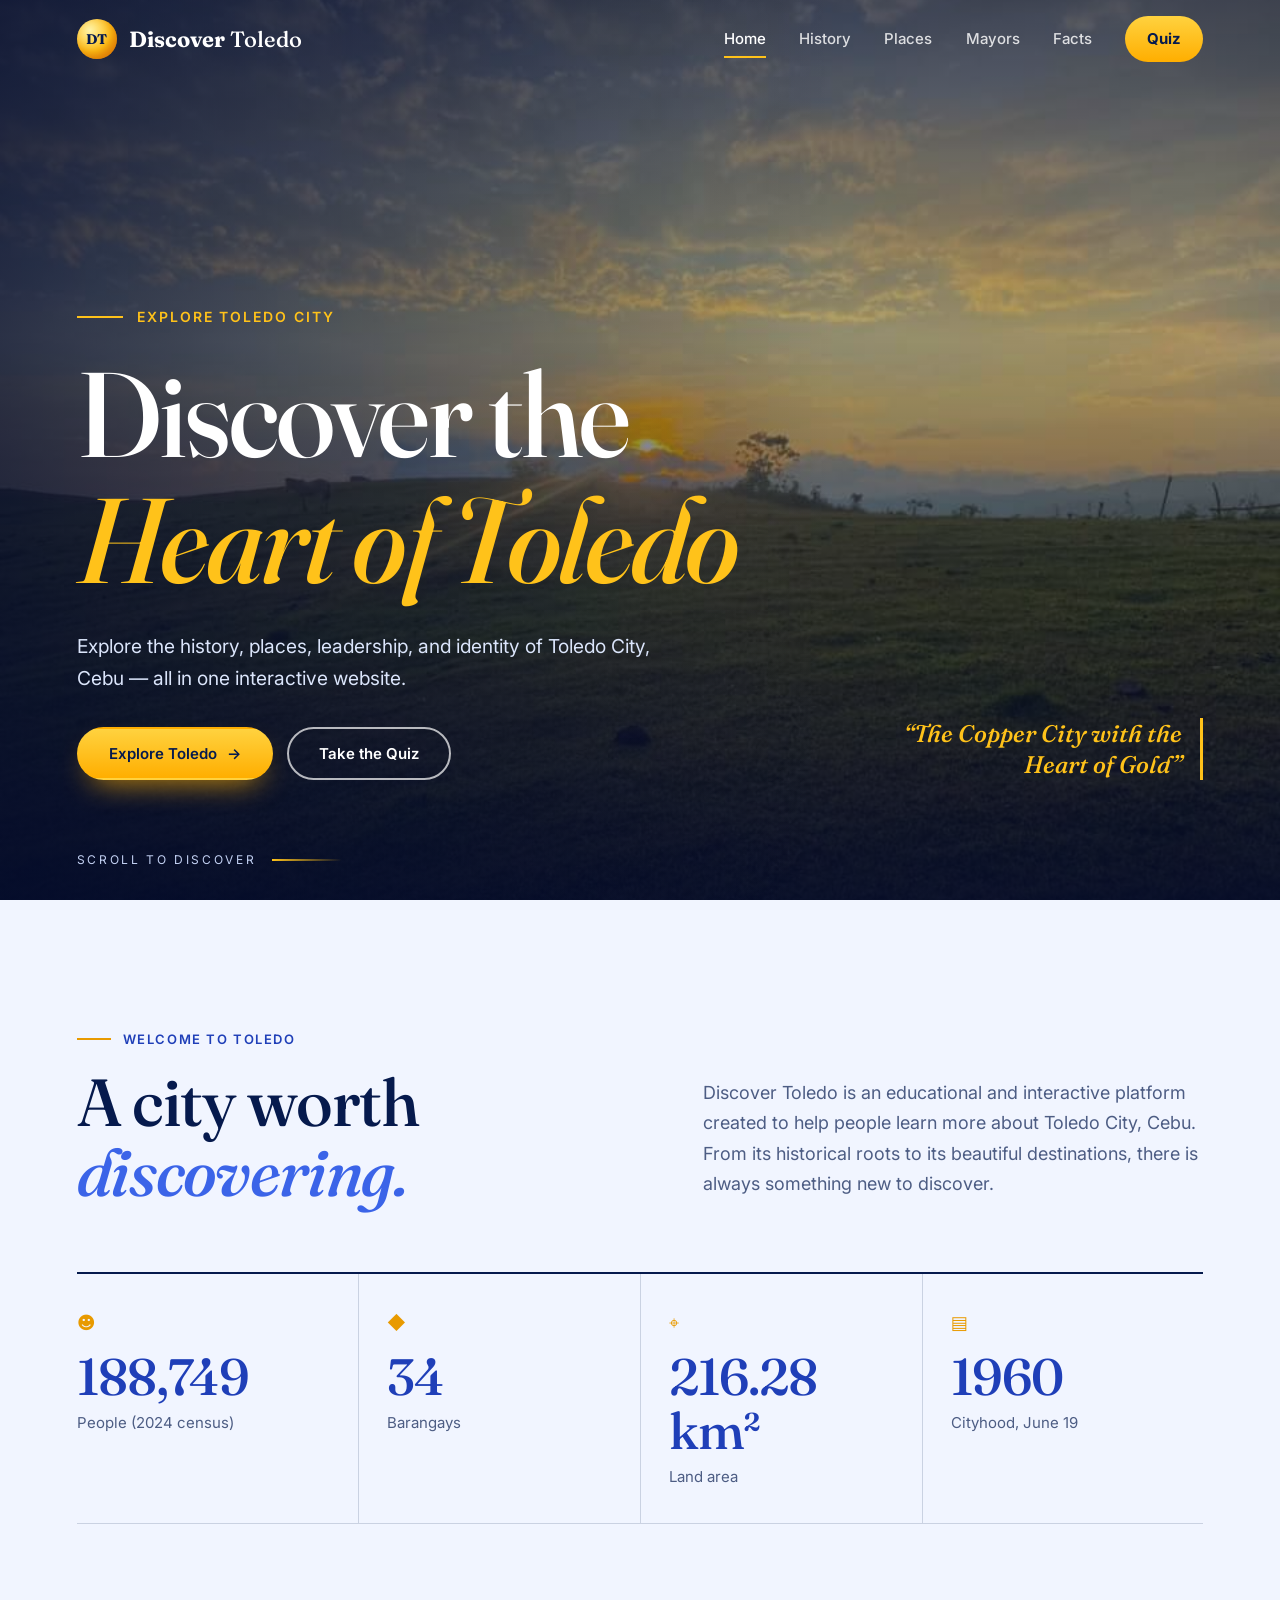
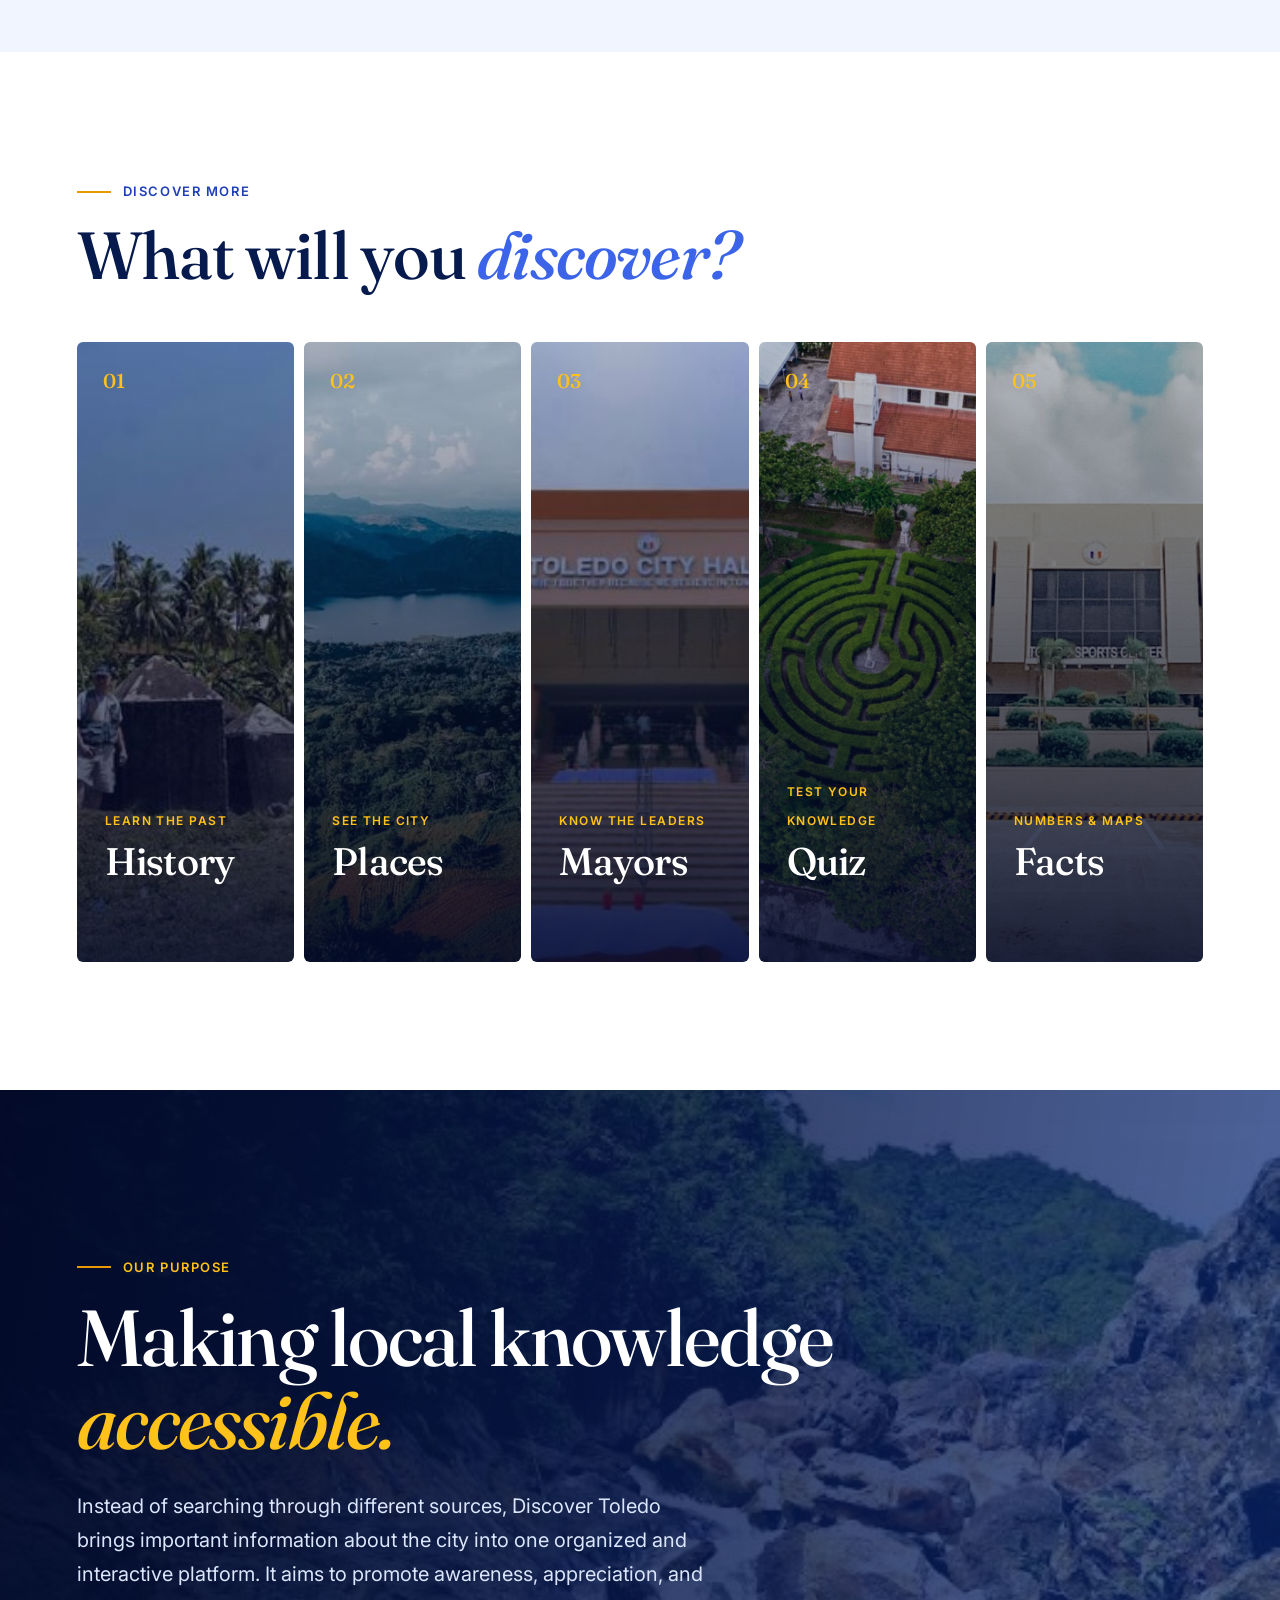
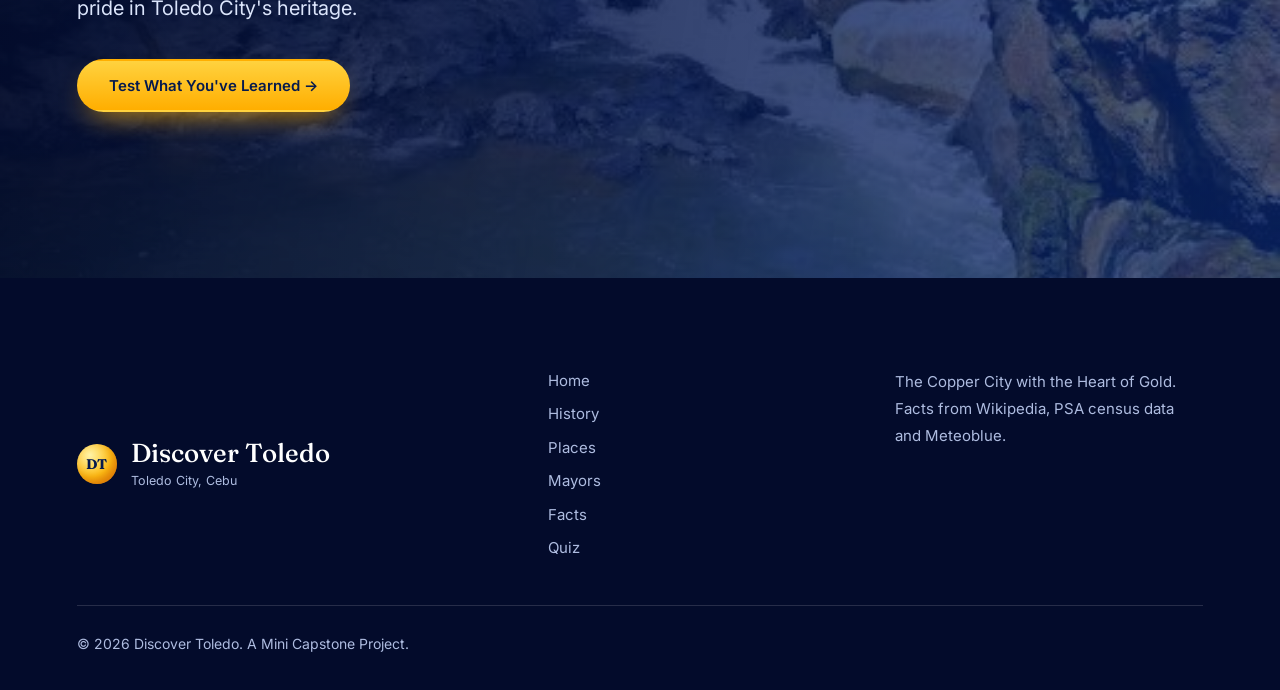
<file: site/index.html>
<!DOCTYPE html>
<html lang="en">
<head>
    <meta charset="UTF-8">
    <meta name="viewport" content="width=device-width, initial-scale=1.0">

    <title>Discover Toledo | Toledo City, Cebu</title>

    <link rel="preconnect" href="https://fonts.googleapis.com">
    <link rel="preconnect" href="https://fonts.gstatic.com" crossorigin>
    <link href="https://fonts.googleapis.com/css2?family=Fraunces:ital,opsz,wght@0,9..144,500;0,9..144,700;1,9..144,500;1,9..144,700&family=Inter:wght@400;500;600;700;800&display=swap" rel="stylesheet">

    <link rel="stylesheet" href="css/style.css">
</head>

<body>


<header class="site-header" id="siteHeader">
    <a href="index.html" class="brand"><span class="logo-icon">DT</span><span><b>Discover</b> Toledo</span></a>
    <nav class="site-nav" id="sidebar" aria-label="Main"><a href="index.html" class="nav-link active">Home</a><a href="history.html" class="nav-link">History</a><a href="places.html" class="nav-link">Places</a><a href="mayors.html" class="nav-link">Mayors</a><a href="facts.html" class="nav-link">Facts</a><a href="quiz.html" class="nav-link quiz-link">Quiz</a></nav>
    <button class="menu-btn" onclick="toggleSidebar()" aria-label="Open menu" aria-expanded="false">☰</button>
    <div class="read-progress" id="readProgress"></div>
</header>




<main class="main-content">

    
    <section class="hero">

        <div class="hero-overlay"></div>

        <div class="hero-content">

            <span class="hero-label">
                EXPLORE TOLEDO CITY
            </span>

            <h1>
                Discover the
                <span>Heart of Toledo</span>
            </h1>

            <p>
                Explore the history, places, leadership, and identity
                of Toledo City, Cebu — all in one interactive website.
            </p>

            <div class="hero-buttons">

                <a href="history.html" class="btn primary-btn">
                    Explore Toledo
                    <span>→</span>
                </a>

                <a href="quiz.html" class="btn outline-btn">
                    Take the Quiz
                </a>

            </div>

        </div>

        <div class="hero-nick">“The Copper City with the Heart of Gold”</div>

        <div class="hero-scroll">
            <span>SCROLL TO DISCOVER</span>
            <div class="scroll-line"></div>
        </div>

    </section>


   
    <section class="section intro-section">

        <div class="section-heading">

            <span class="section-label">
                WELCOME TO TOLEDO
            </span>

            <h2>
                A city worth <span>discovering.</span>
            </h2>

            <p>
                Discover Toledo is an educational and interactive platform
                created to help people learn more about Toledo City, Cebu.
                From its historical roots to its beautiful destinations,
                there is always something new to discover.
            </p>

        </div>


        <div class="stats-grid">
            <div class="stat-card"><span class="stat-icon">☻</span><h3 data-count="206692">206,692</h3><p>People (2024 census)</p></div>
            <div class="stat-card"><span class="stat-icon">◆</span><h3 data-count="38">38</h3><p>Barangays</p></div>
            <div class="stat-card"><span class="stat-icon">⌖</span><h3>216.28 km²</h3><p>Land area</p></div>
            <div class="stat-card"><span class="stat-icon">▤</span><h3>1960</h3><p>Cityhood, June 19</p></div>
        </div>

    </section>


    
    <section class="section discover-section">

        <div class="section-title-row">

            <div>
                <span class="section-label">
                    DISCOVER MORE
                </span>

                <h2>
                    What will you <span>discover?</span>
                </h2>
            </div>

        </div>


        <div class="feature-grid panels">

            <a href="history.html" class="feature-card history-card">

                <div class="feature-number">01</div>

                <div class="feature-content">

                    <span>LEARN THE PAST</span>

                    <h3>History</h3>

                    <p>
                        Discover the important events and developments
                        that shaped Toledo City.
                    </p>

                    <strong>
                        Explore History →
                    </strong>

                </div>

            </a>


            <a href="places.html" class="feature-card places-card">

                <div class="feature-number">02</div>

                <div class="feature-content">

                    <span>SEE THE CITY</span>

                    <h3>Places</h3>

                    <p>
                        Discover natural attractions and destinations
                        worth visiting around Toledo.
                    </p>

                    <strong>
                        Explore Places →
                    </strong>

                </div>

            </a>


            <a href="mayors.html" class="feature-card mayor-card">

                <div class="feature-number">03</div>

                <div class="feature-content">

                    <span>KNOW THE LEADERS</span>

                    <h3>Mayors</h3>

                    <p>
                        Learn about the leaders who have served
                        and guided the city.
                    </p>

                    <strong>
                        Meet the Mayors →
                    </strong>

                </div>

            </a>


            <a href="quiz.html" class="feature-card quiz-card">

                <div class="feature-number">04</div>

                <div class="feature-content">

                    <span>TEST YOUR KNOWLEDGE</span>

                    <h3>Quiz</h3>

                    <p>
                        Challenge yourself with questions about
                        Toledo City's history and attractions.
                    </p>

                    <strong>
                        Start Quiz →
                    </strong>

                </div>

            </a>

            <a href="facts.html" class="feature-card facts-card">
                <div class="feature-number">05</div>
                <div class="feature-content">
                    <span>NUMBERS &amp; MAPS</span>
                    <h3>Facts</h3>
                    <p>Population growth, all 38 barangays, climate, power plants and government.</p>
                    <strong>Open the Facts →</strong>
                </div>
            </a>

        </div>

    </section>

    <section class="purpose-section">

        <div class="purpose-content">

            <span class="section-label">
                OUR PURPOSE
            </span>

            <h2>
                Making local knowledge
                <span>accessible.</span>
            </h2>

            <p>
                Instead of searching through different sources,
                Discover Toledo brings important information about
                the city into one organized and interactive platform.
                It aims to promote awareness, appreciation, and pride
                in Toledo City's heritage.
            </p>

            <a href="quiz.html" class="btn primary-btn">
                Test What You've Learned →
            </a>

        </div>

    </section>


    
    <footer>
    <div class="footer-top">
        <div class="footer-logo"><span class="logo-icon">DT</span><div><strong>Discover Toledo</strong><small>Toledo City, Cebu</small></div></div>
        <nav class="footer-nav" aria-label="Footer"><a href="index.html">Home</a><a href="history.html">History</a><a href="places.html">Places</a><a href="mayors.html">Mayors</a><a href="facts.html">Facts</a><a href="quiz.html">Quiz</a></nav>
        <div class="footer-meta">The Copper City with the Heart of Gold.<br>Facts from Wikipedia, PSA census data and Meteoblue.</div>
    </div>
    <p>© 2026 Discover Toledo. A Mini Capstone Project.</p>
</footer>

</main>

<script src="js/script.js"></script>

<button class="to-top" id="toTop" aria-label="Back to top">↑</button>
</body>
</html>
</file>
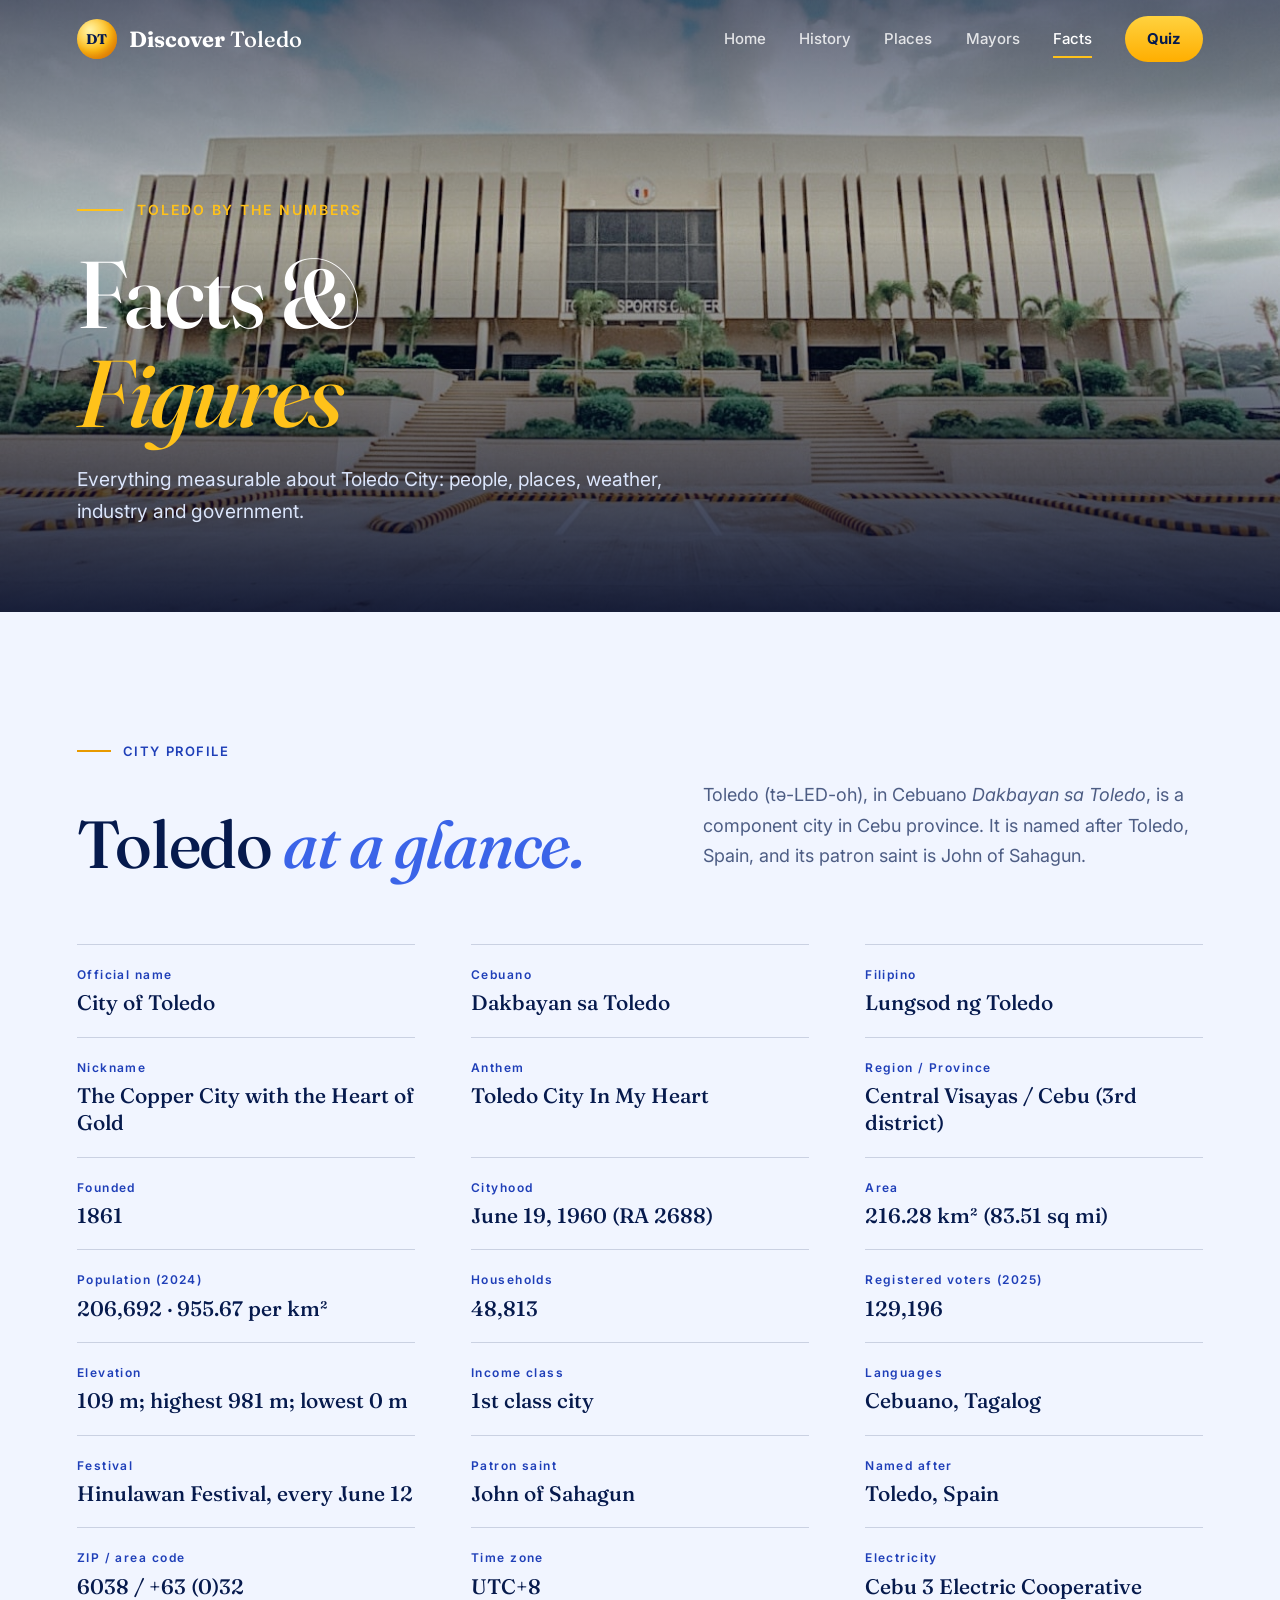
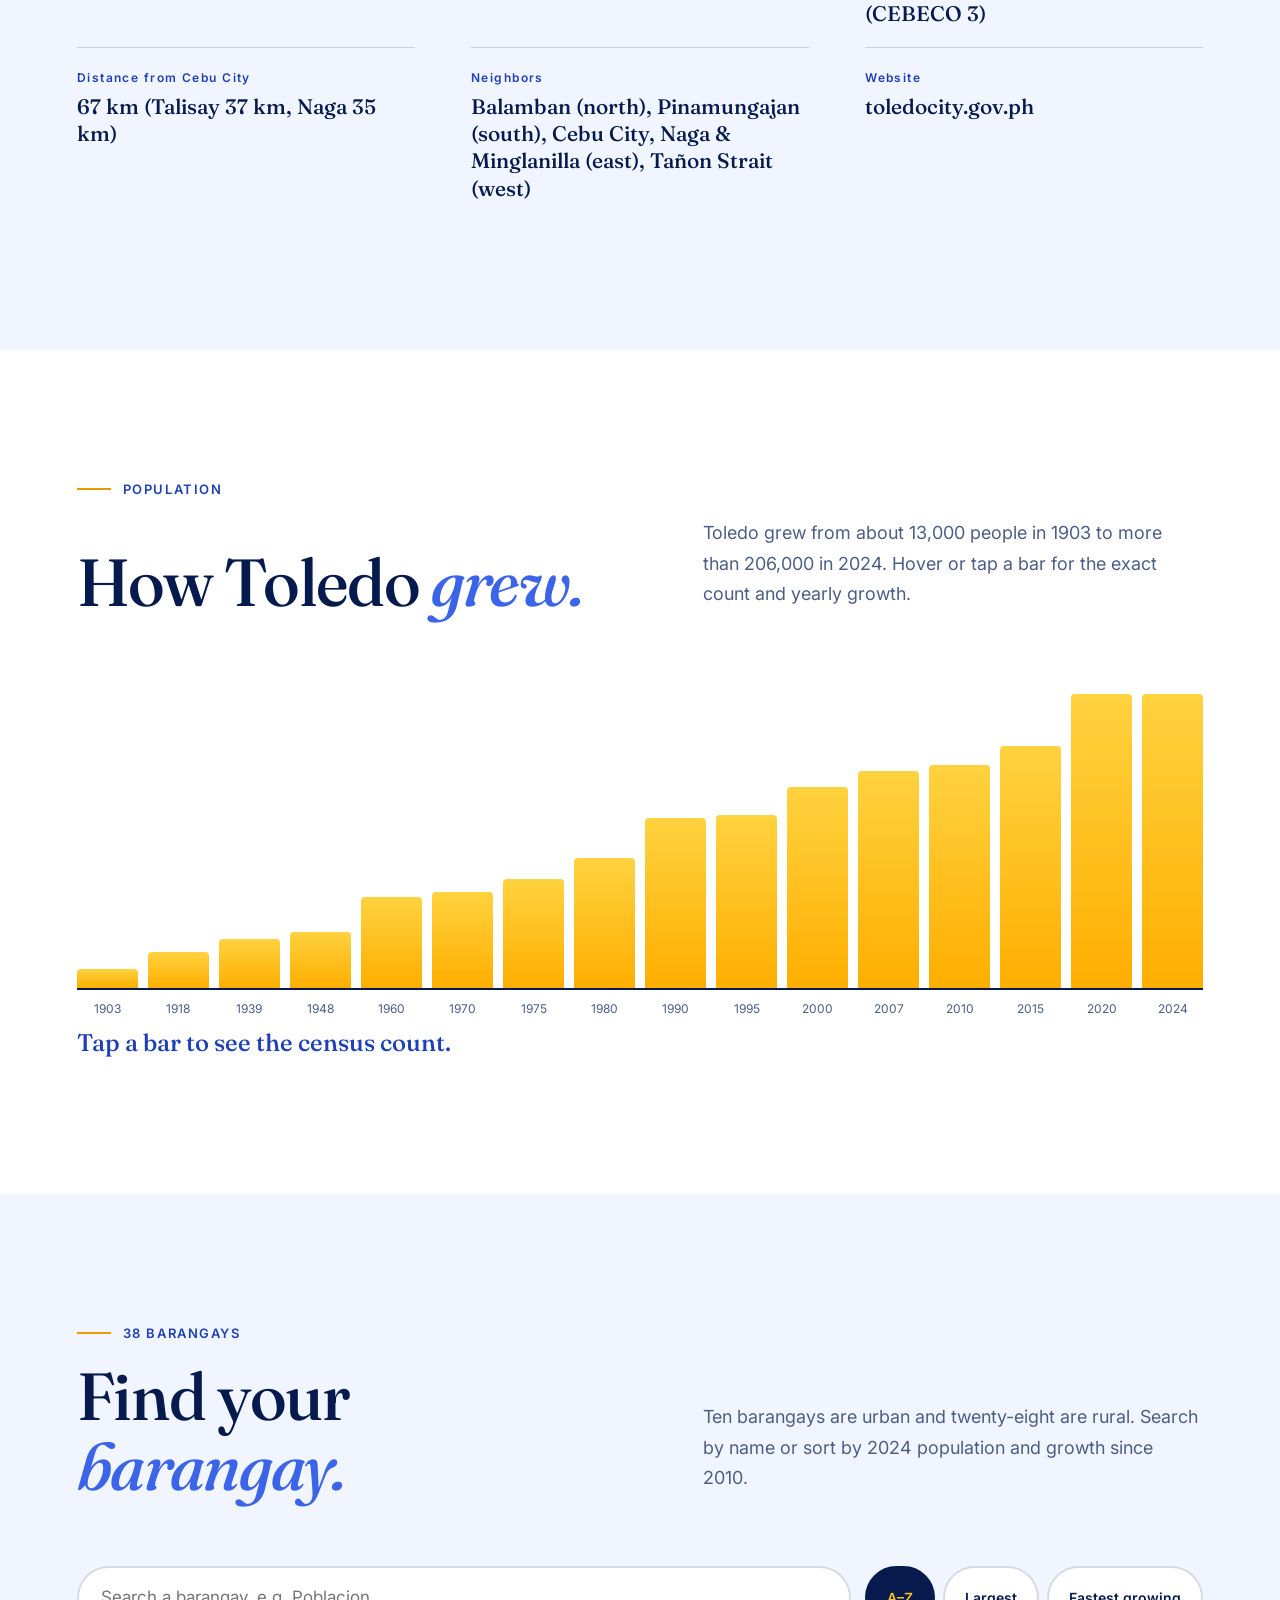
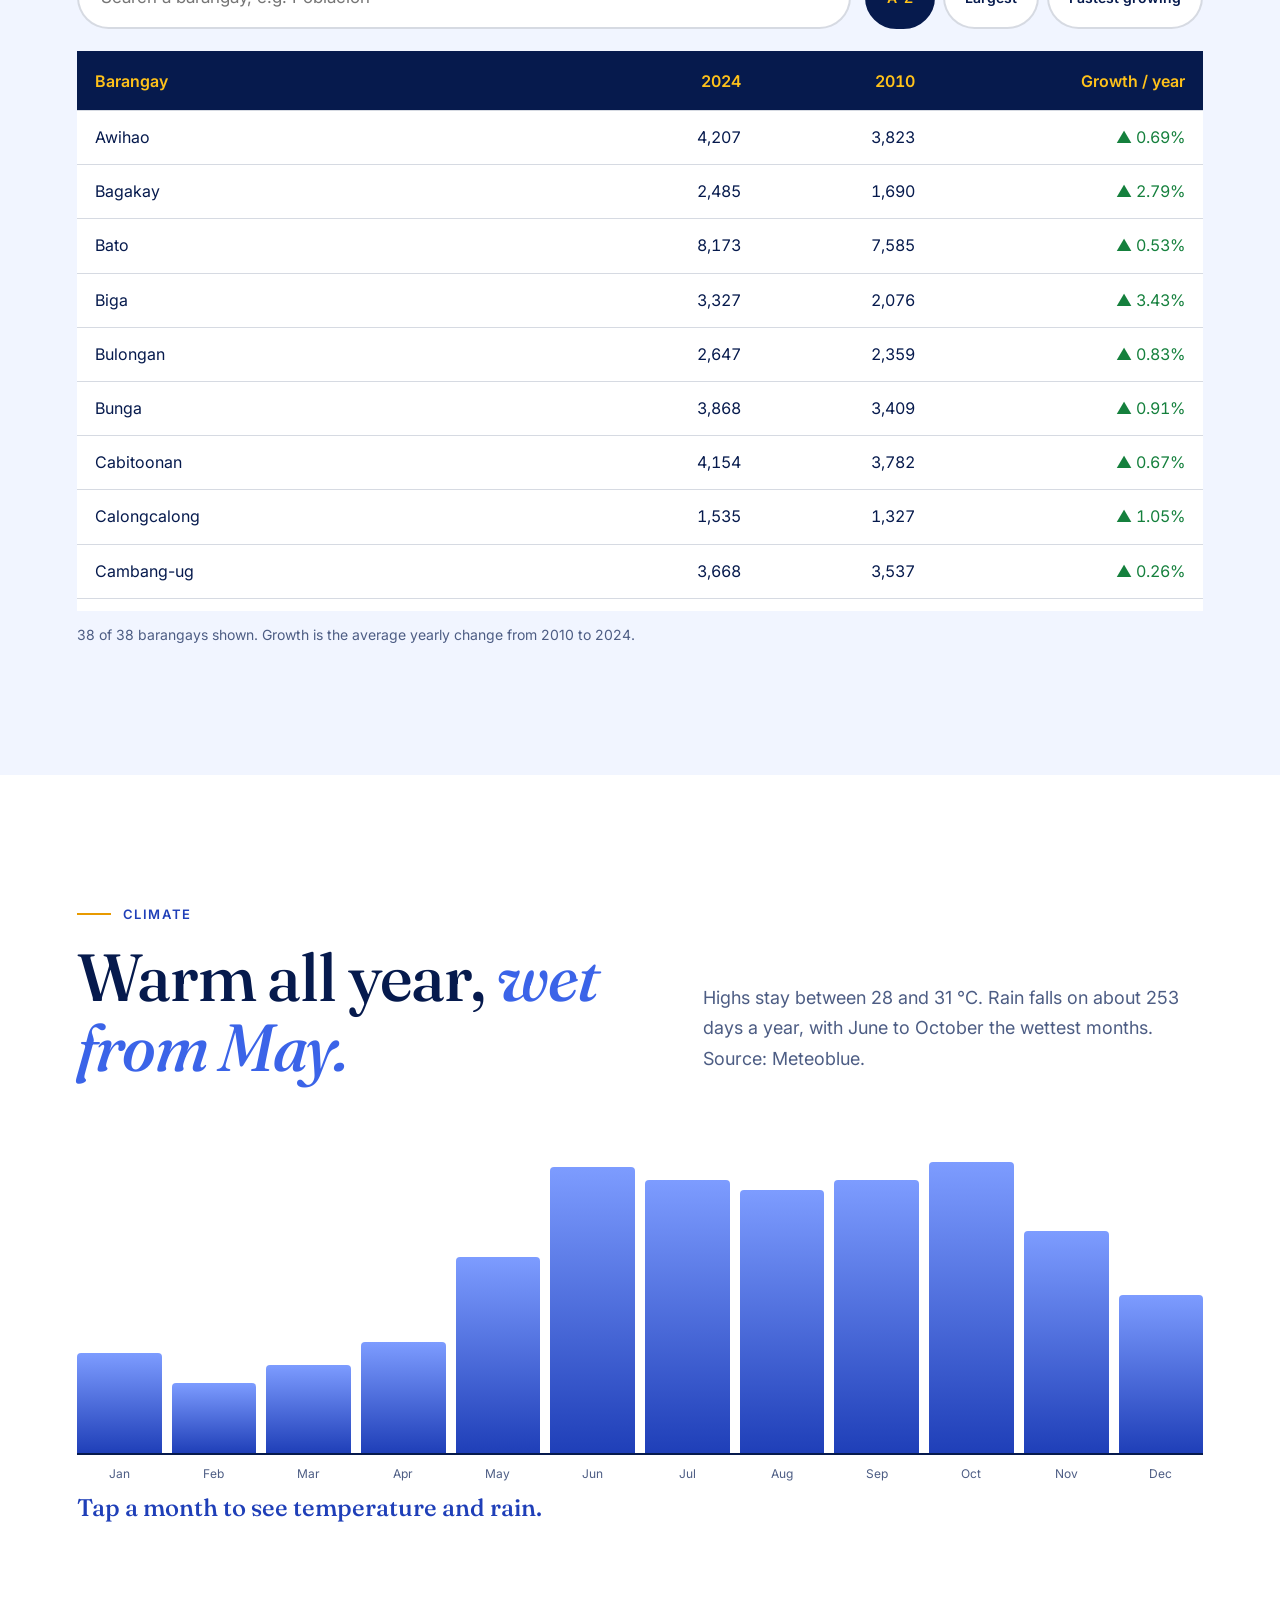
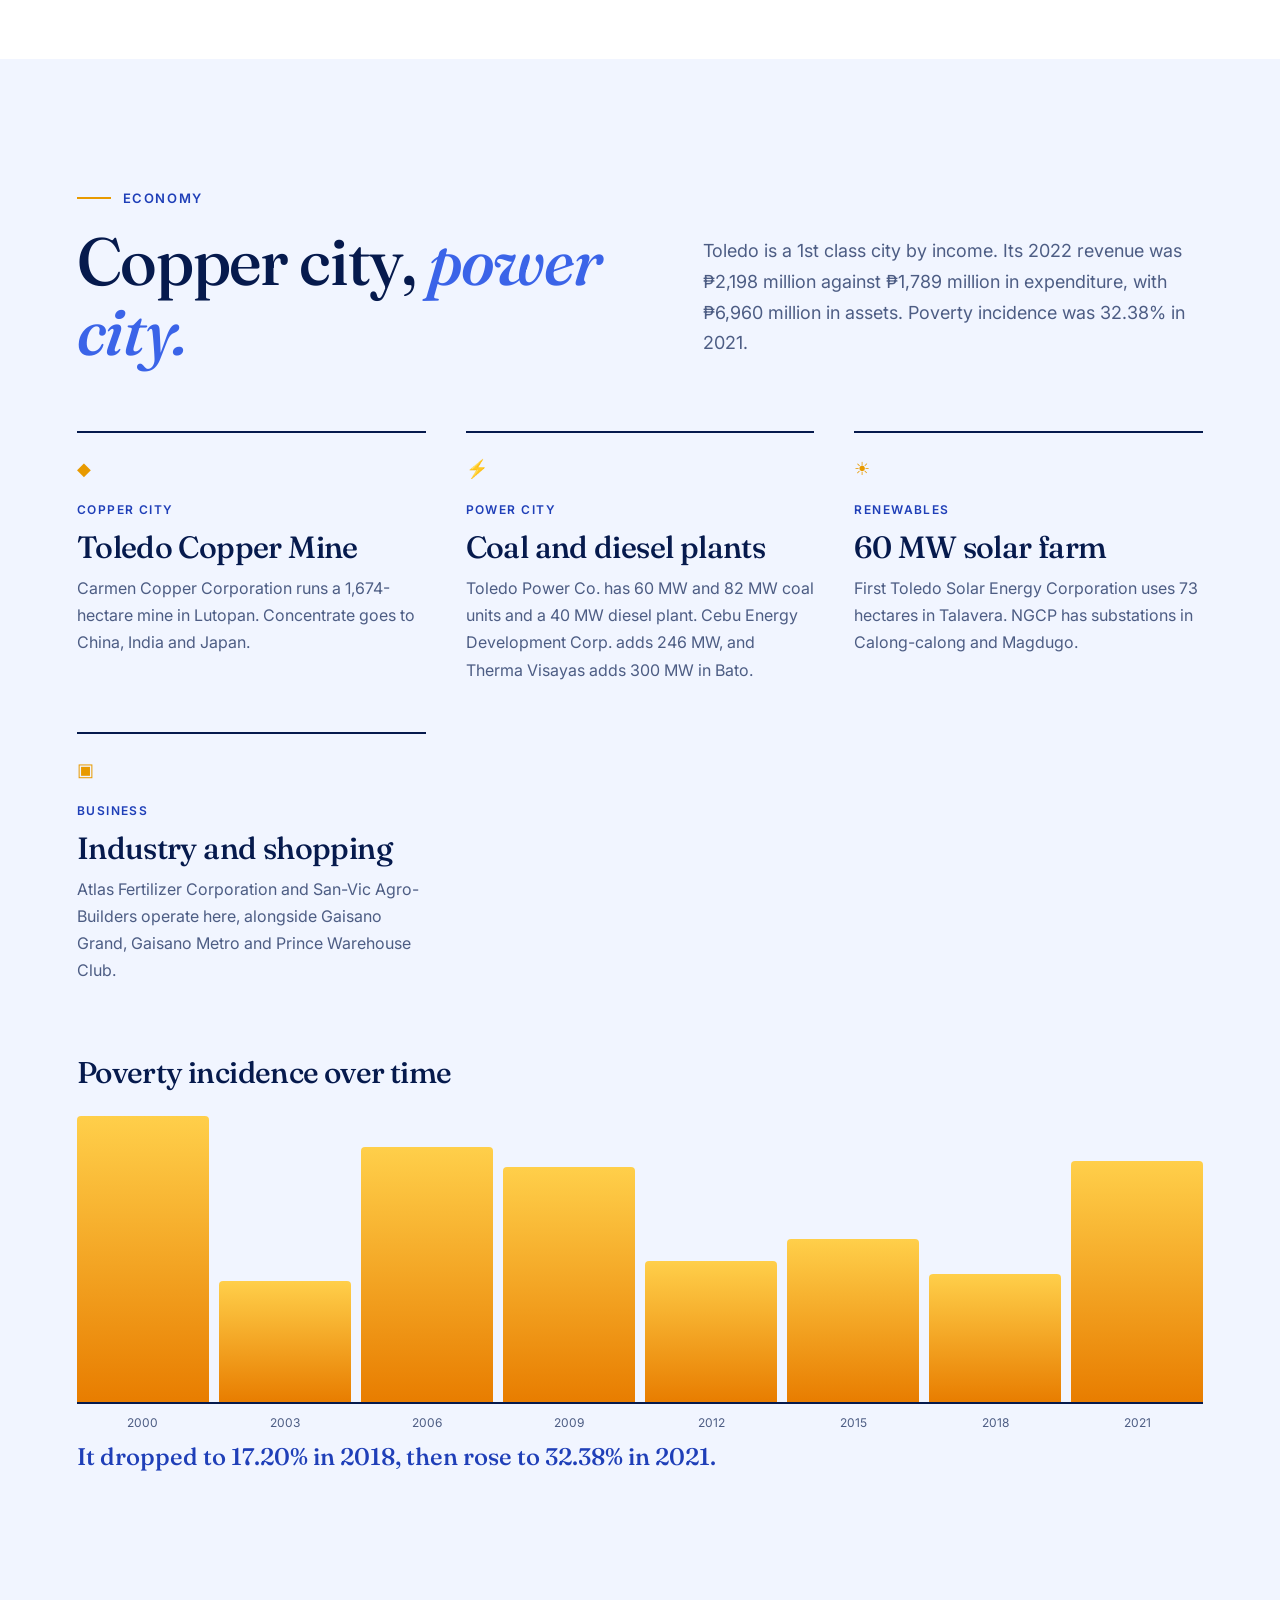
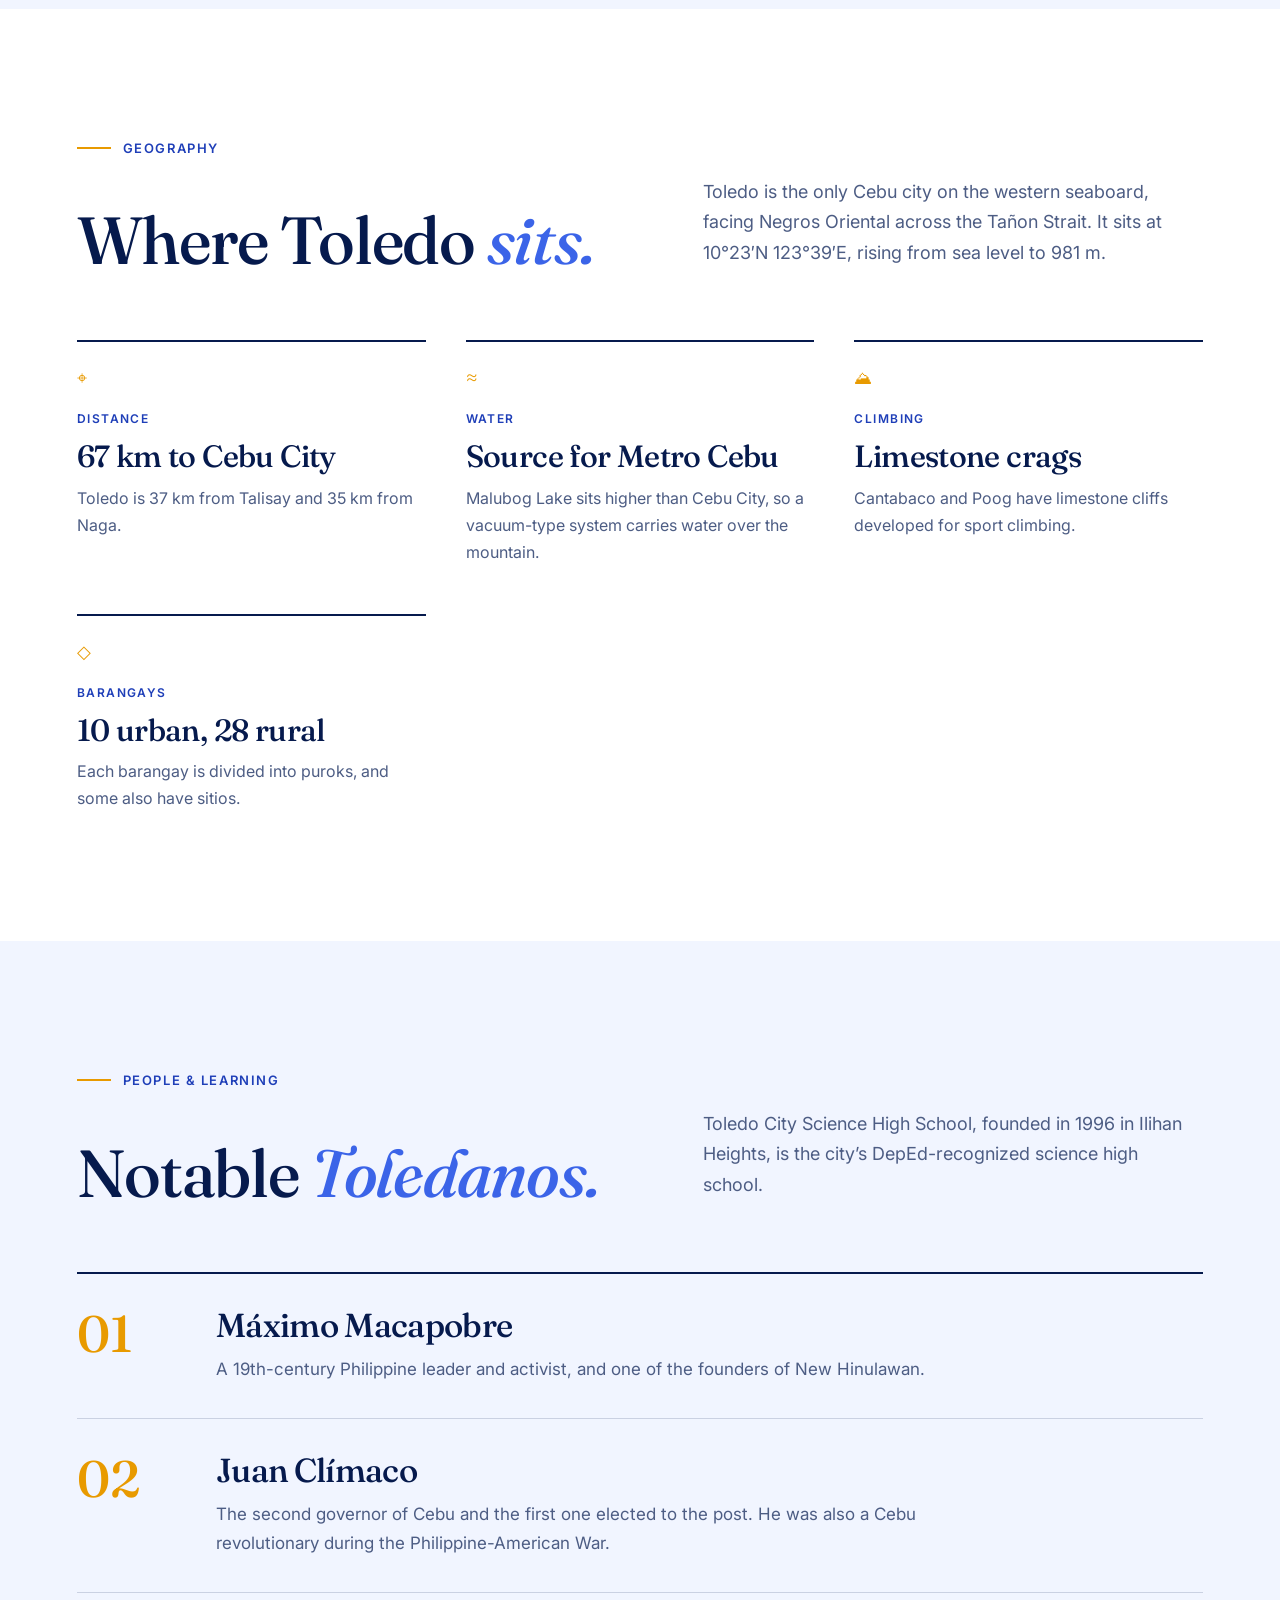
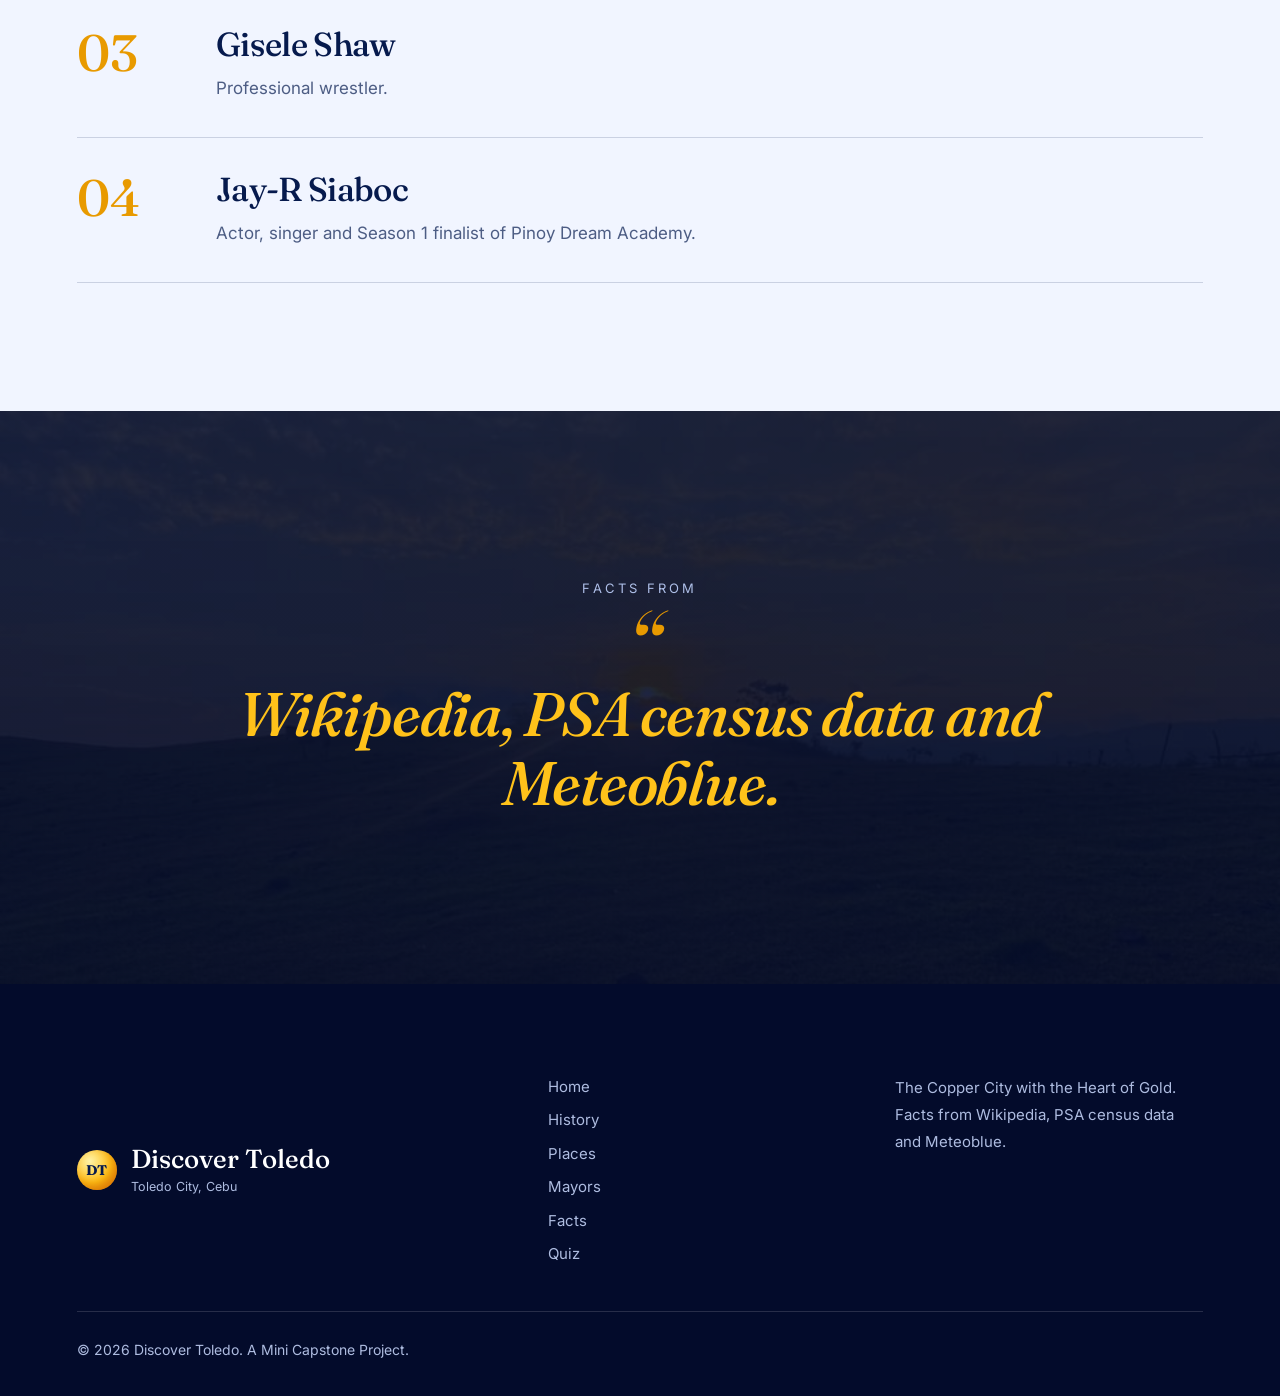
<file: site/facts.html>
<!DOCTYPE html>
<html lang="en">

<head>

    <meta charset="UTF-8">
    <meta name="viewport" content="width=device-width, initial-scale=1.0">

    <title>Facts | Discover Toledo</title>

    <link rel="preconnect" href="https://fonts.googleapis.com">
    <link rel="preconnect" href="https://fonts.gstatic.com" crossorigin>

    <link href="https://fonts.googleapis.com/css2?family=Fraunces:ital,opsz,wght@0,9..144,500;0,9..144,700;1,9..144,500;1,9..144,700&family=Inter:wght@400;500;600;700;800&display=swap" rel="stylesheet">

    <link rel="stylesheet" href="css/style.css">

</head>

<body>

<header class="site-header" id="siteHeader">
    <a href="index.html" class="brand"><span class="logo-icon">DT</span><span><b>Discover</b> Toledo</span></a>
    <nav class="site-nav" id="sidebar" aria-label="Main"><a href="index.html" class="nav-link">Home</a><a href="history.html" class="nav-link">History</a><a href="places.html" class="nav-link">Places</a><a href="mayors.html" class="nav-link">Mayors</a><a href="facts.html" class="nav-link active">Facts</a><a href="quiz.html" class="nav-link quiz-link">Quiz</a></nav>
    <button class="menu-btn" onclick="toggleSidebar()" aria-label="Open menu" aria-expanded="false">☰</button>
    <div class="read-progress" id="readProgress"></div>
</header>



<main class="main-content">

    <section class="page-hero facts-hero">
        <div>
            <span class="hero-label">TOLEDO BY THE NUMBERS</span>
            <h1>Facts &amp; <span>Figures</span></h1>
            <p>Everything measurable about Toledo City: people, places, weather, industry and government.</p>
        </div>
    </section>

    <section class="section">
        <div class="section-heading">
            <span class="section-label">CITY PROFILE</span>
            <h2>Toledo <span>at a glance.</span></h2>
            <p>Toledo (tə-LED-oh), in Cebuano <em>Dakbayan sa Toledo</em>, is a component city in Cebu province. It is named after Toledo, Spain, and its patron saint is John of Sahagun.</p>
        </div>
        <div class="profile-grid" id="profileGrid"></div>
    </section>

    <section class="section discover-section">
        <div class="section-heading">
            <span class="section-label">POPULATION</span>
            <h2>How Toledo <span>grew.</span></h2>
            <p>Toledo grew from about 13,000 people in 1903 to more than 206,000 in 2024. Hover or tap a bar for the exact count and yearly growth.</p>
        </div>
        <div class="chart-card">
            <div class="bars" id="popBars" role="img" aria-label="Bar chart of Toledo population from 1903 to 2024"></div>
            <p class="chart-readout" id="popReadout">Tap a bar to see the census count.</p>
        </div>
    </section>

    <section class="section">
        <div class="section-heading">
            <span class="section-label">38 BARANGAYS</span>
            <h2>Find your <span>barangay.</span></h2>
            <p>Ten barangays are urban and twenty-eight are rural. Search by name or sort by 2024 population and growth since 2010.</p>
        </div>
        <div class="table-tools">
            <input type="search" id="brgySearch" placeholder="Search a barangay, e.g. Poblacion" aria-label="Search barangays">
            <div class="sort-btns" role="group" aria-label="Sort barangays">
                <button type="button" class="chip active" data-sort="name">A–Z</button>
                <button type="button" class="chip" data-sort="pop">Largest</button>
                <button type="button" class="chip" data-sort="growth">Fastest growing</button>
            </div>
        </div>
        <div class="table-wrap">
            <table class="data-table">
                <thead><tr><th>Barangay</th><th class="num">2024</th><th class="num">2010</th><th class="num">Growth / year</th></tr></thead>
                <tbody id="brgyBody"></tbody>
            </table>
        </div>
        <p class="table-note" id="brgyCount"></p>
    </section>

    <section class="section discover-section">
        <div class="section-heading">
            <span class="section-label">CLIMATE</span>
            <h2>Warm all year, <span>wet from May.</span></h2>
            <p>Highs stay between 28 and 31 °C. Rain falls on about 253 days a year, with June to October the wettest months. Source: Meteoblue.</p>
        </div>
        <div class="chart-card">
            <div class="bars climate" id="climateBars" role="img" aria-label="Average monthly rainfall in millimetres"></div>
            <p class="chart-readout" id="climateReadout">Tap a month to see temperature and rain.</p>
        </div>
    </section>

    <section class="section">
        <div class="section-heading">
            <span class="section-label">ECONOMY</span>
            <h2>Copper city, <span>power city.</span></h2>
            <p>Toledo is a 1st class city by income. Its 2022 revenue was ₱2,198 million against ₱1,789 million in expenditure, with ₱6,960 million in assets. Poverty incidence was 32.38% in 2021.</p>
        </div>
        <div class="feature-grid" id="industryGrid"></div>

        <div class="chart-card poverty-card">
            <h3>Poverty incidence over time</h3>
            <div class="bars poverty" id="povBars" role="img" aria-label="Poverty incidence percent by year"></div>
            <p class="chart-readout" id="povReadout">It dropped to 17.20% in 2018, then rose to 32.38% in 2021.</p>
        </div>
    </section>

    <section class="section discover-section">
        <div class="section-heading">
            <span class="section-label">GEOGRAPHY</span>
            <h2>Where Toledo <span>sits.</span></h2>
            <p>Toledo is the only Cebu city on the western seaboard, facing Negros Oriental across the Tañon Strait. It sits at 10°23′N 123°39′E, rising from sea level to 981 m.</p>
        </div>
        <div class="feature-grid" id="geoGrid"></div>
    </section>

    <section class="section">
        <div class="section-heading">
            <span class="section-label">PEOPLE &amp; LEARNING</span>
            <h2>Notable <span>Toledanos.</span></h2>
            <p>Toledo City Science High School, founded in 1996 in Ilihan Heights, is the city’s DepEd-recognized science high school.</p>
        </div>
        <div class="leadership-list" id="notableList"></div>
    </section>

    <section class="quote-section">
        <div>
            <span>FACTS FROM</span>
            <h2>Wikipedia, PSA census data and Meteoblue.</h2>
        </div>
    </section>

    <footer>
    <div class="footer-top">
        <div class="footer-logo"><span class="logo-icon">DT</span><div><strong>Discover Toledo</strong><small>Toledo City, Cebu</small></div></div>
        <nav class="footer-nav" aria-label="Footer"><a href="index.html">Home</a><a href="history.html">History</a><a href="places.html">Places</a><a href="mayors.html">Mayors</a><a href="facts.html">Facts</a><a href="quiz.html">Quiz</a></nav>
        <div class="footer-meta">The Copper City with the Heart of Gold.<br>Facts from Wikipedia, PSA census data and Meteoblue.</div>
    </div>
    <p>© 2026 Discover Toledo. A Mini Capstone Project.</p>
</footer>

</main>

<script src="js/script.js"></script>

<button class="to-top" id="toTop" aria-label="Back to top">↑</button>
</body>

</html>
</file>
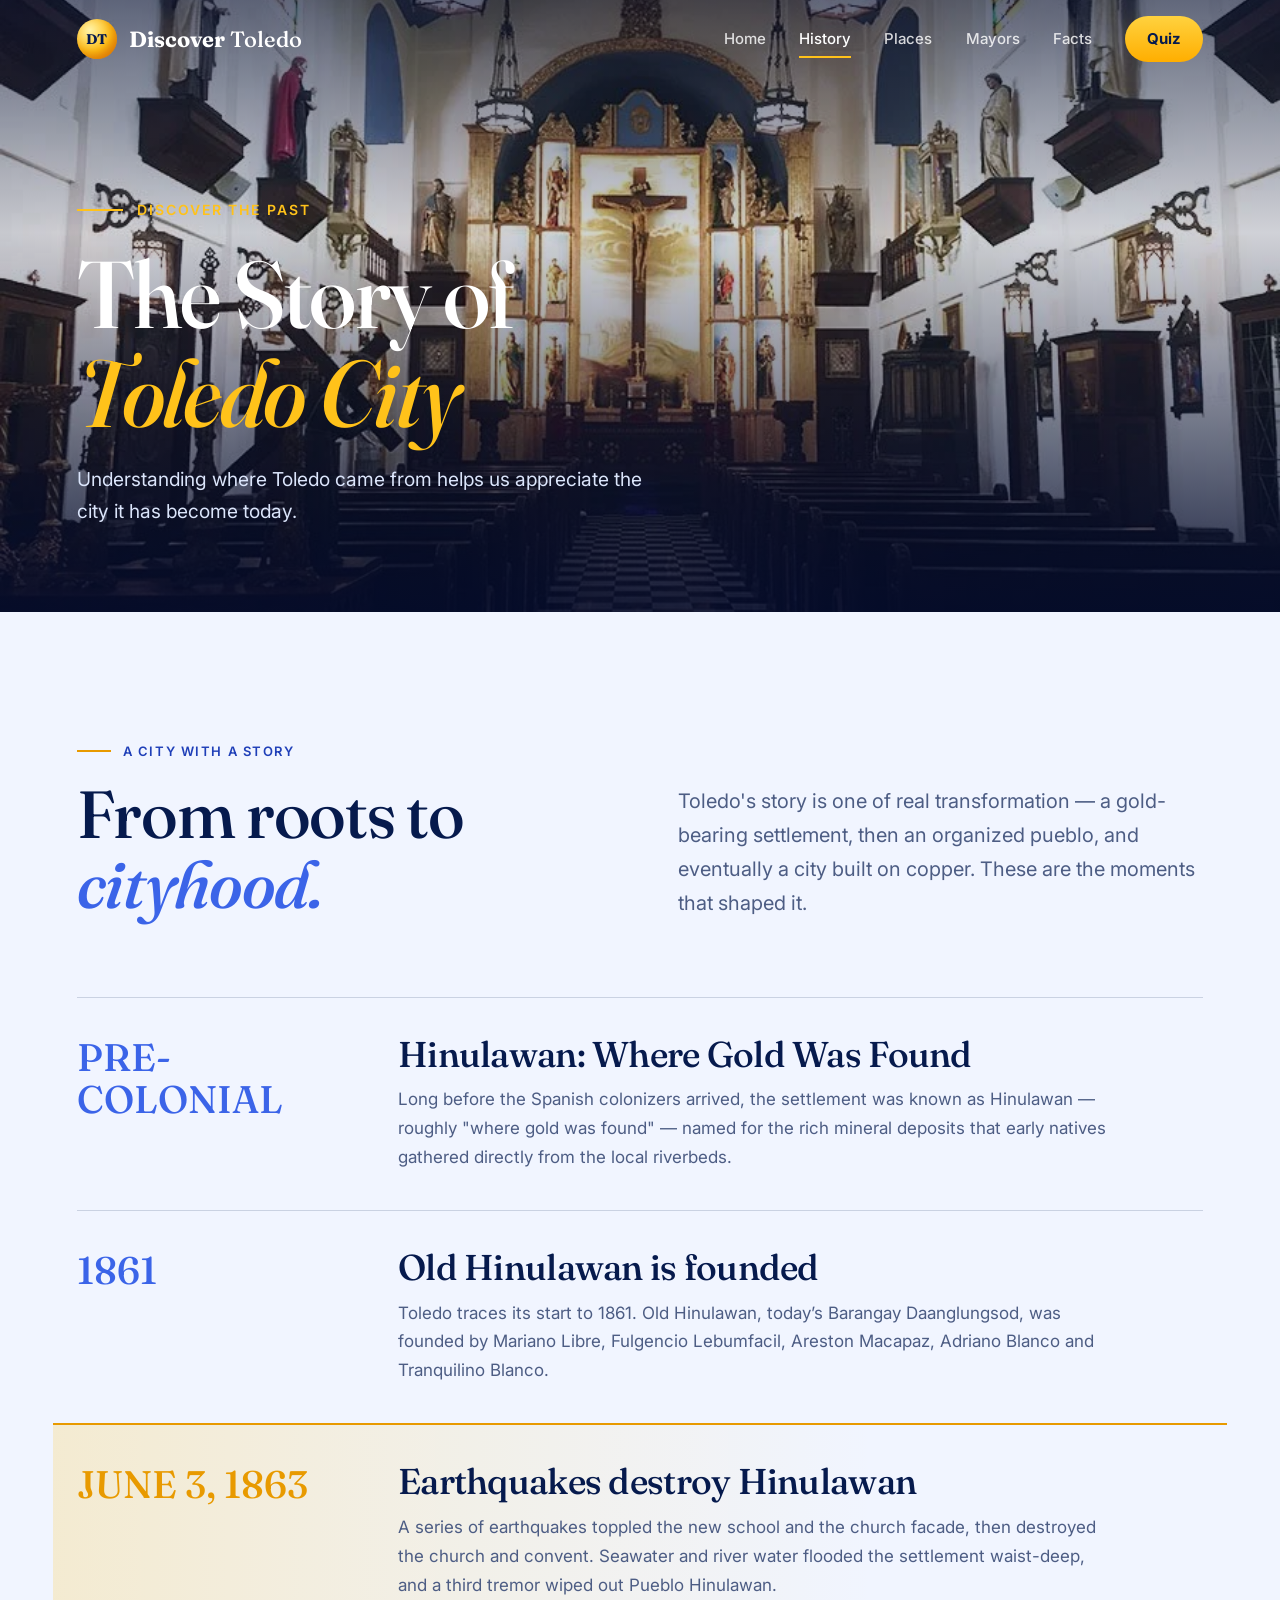
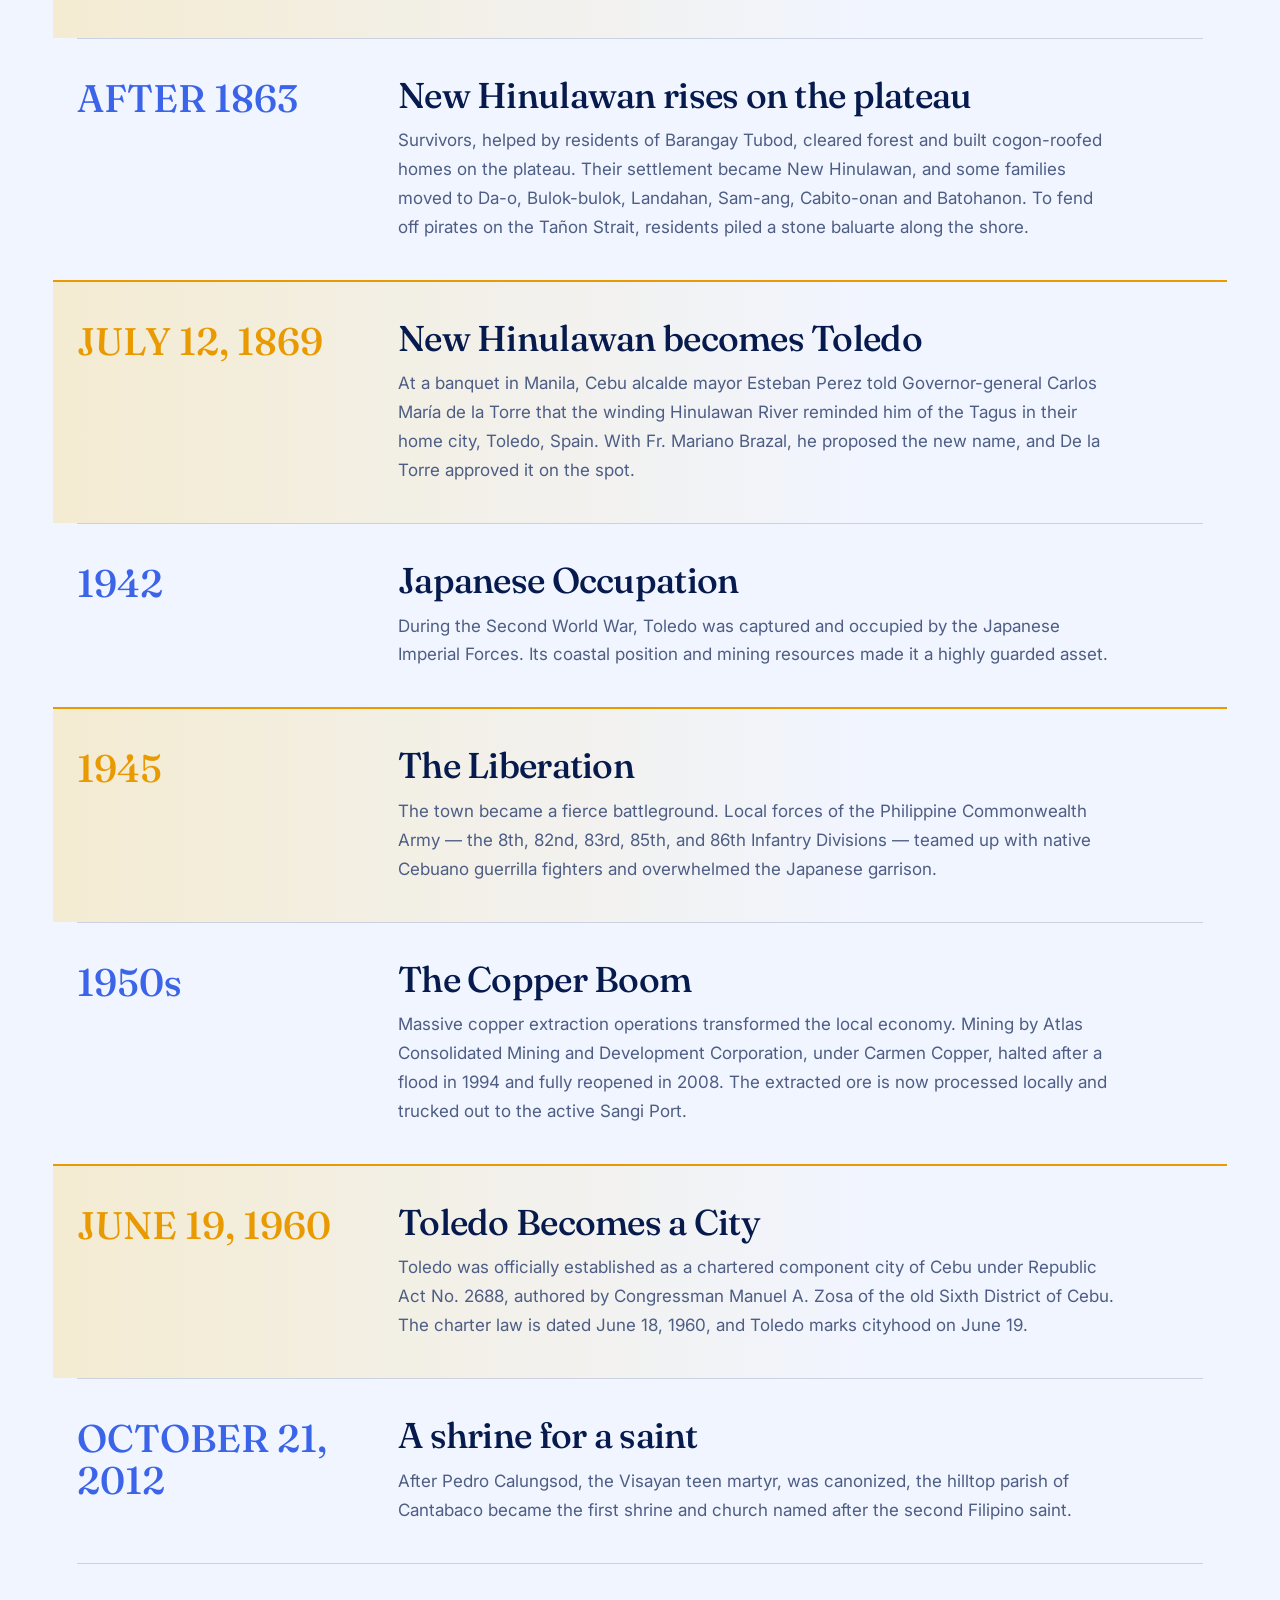
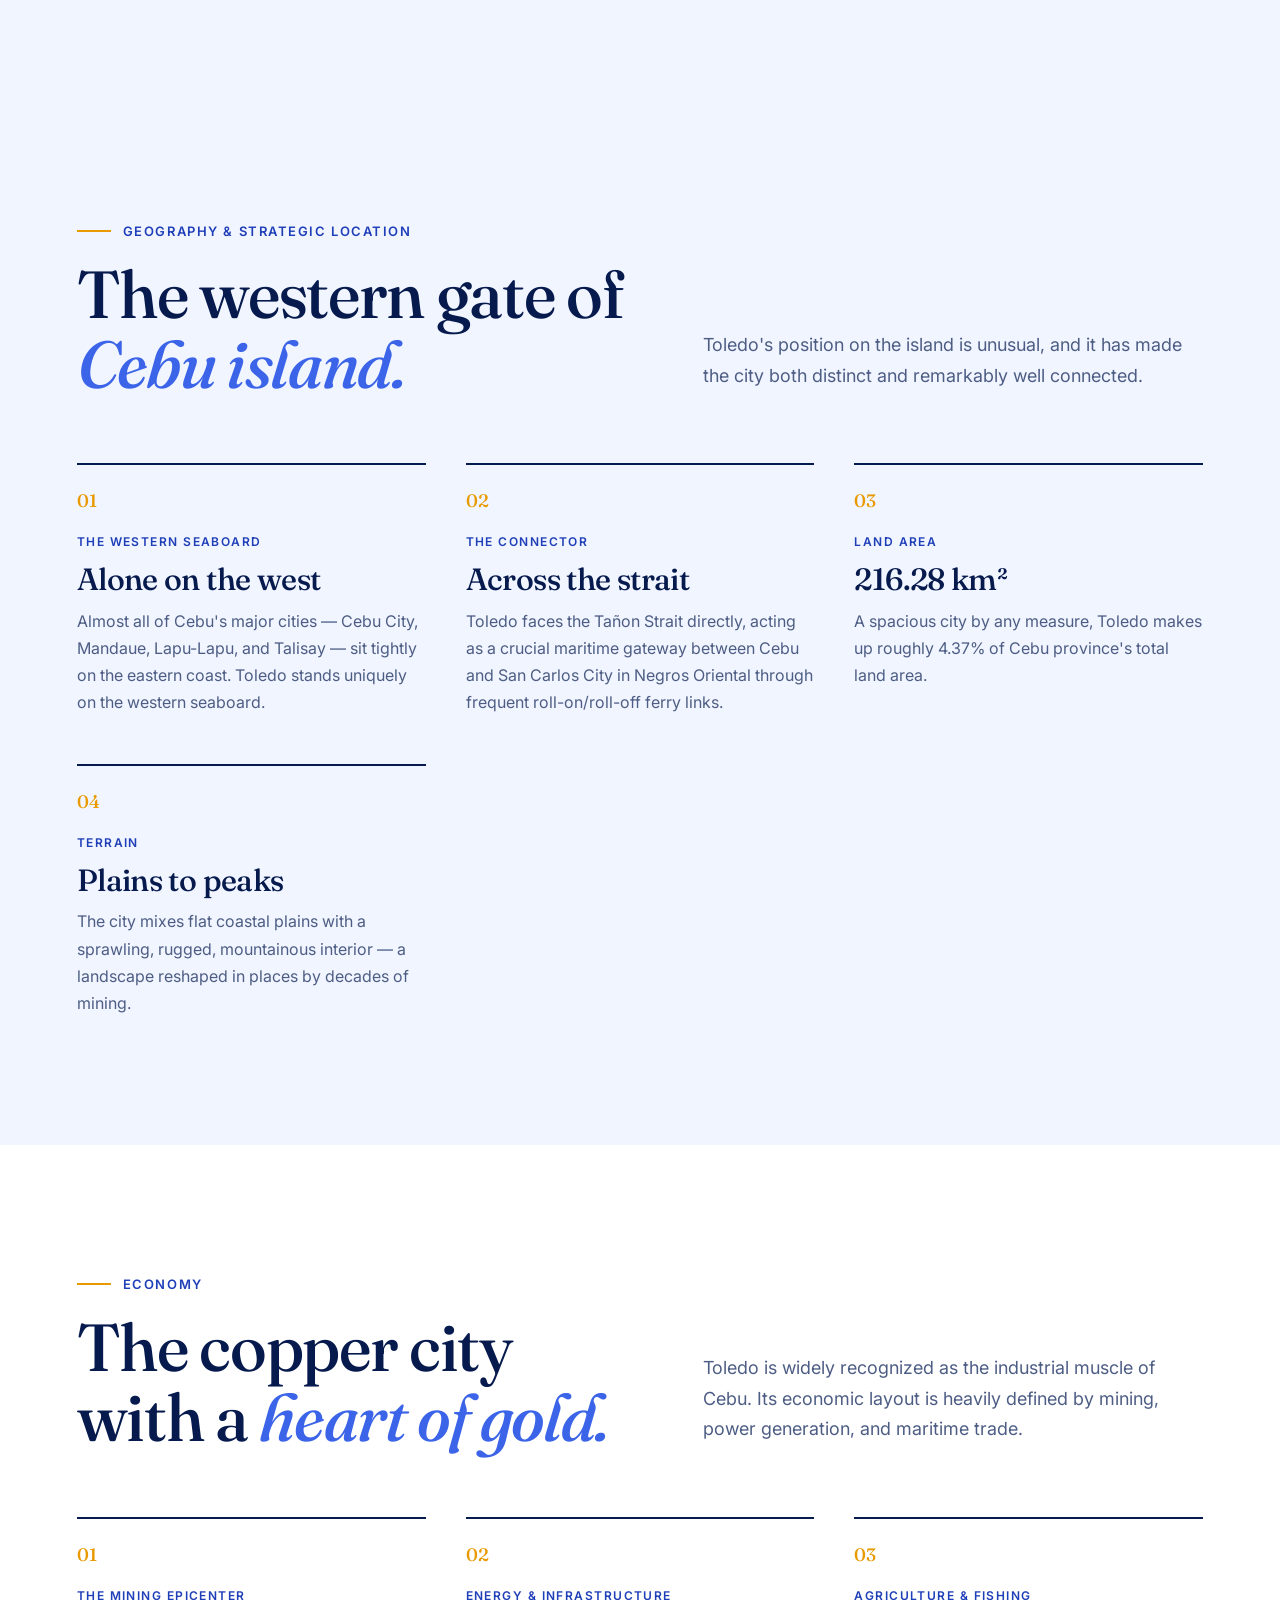
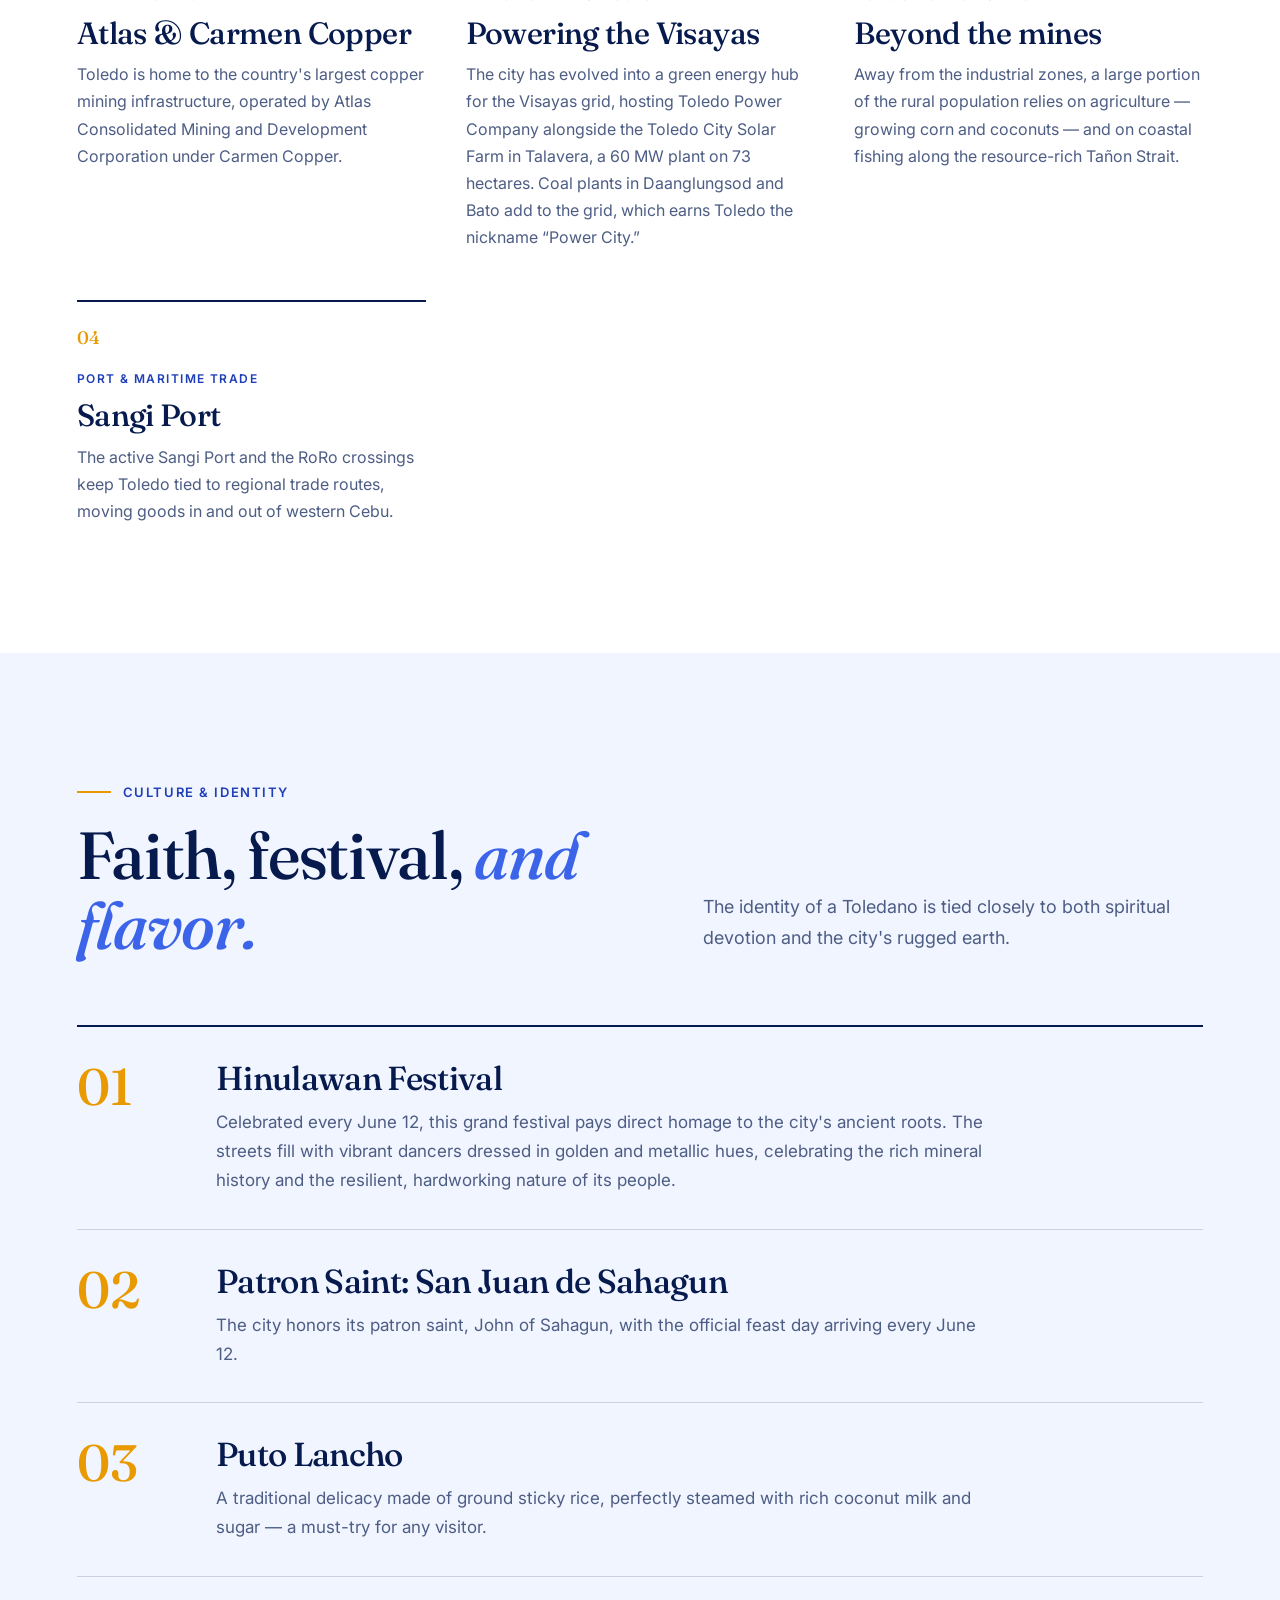
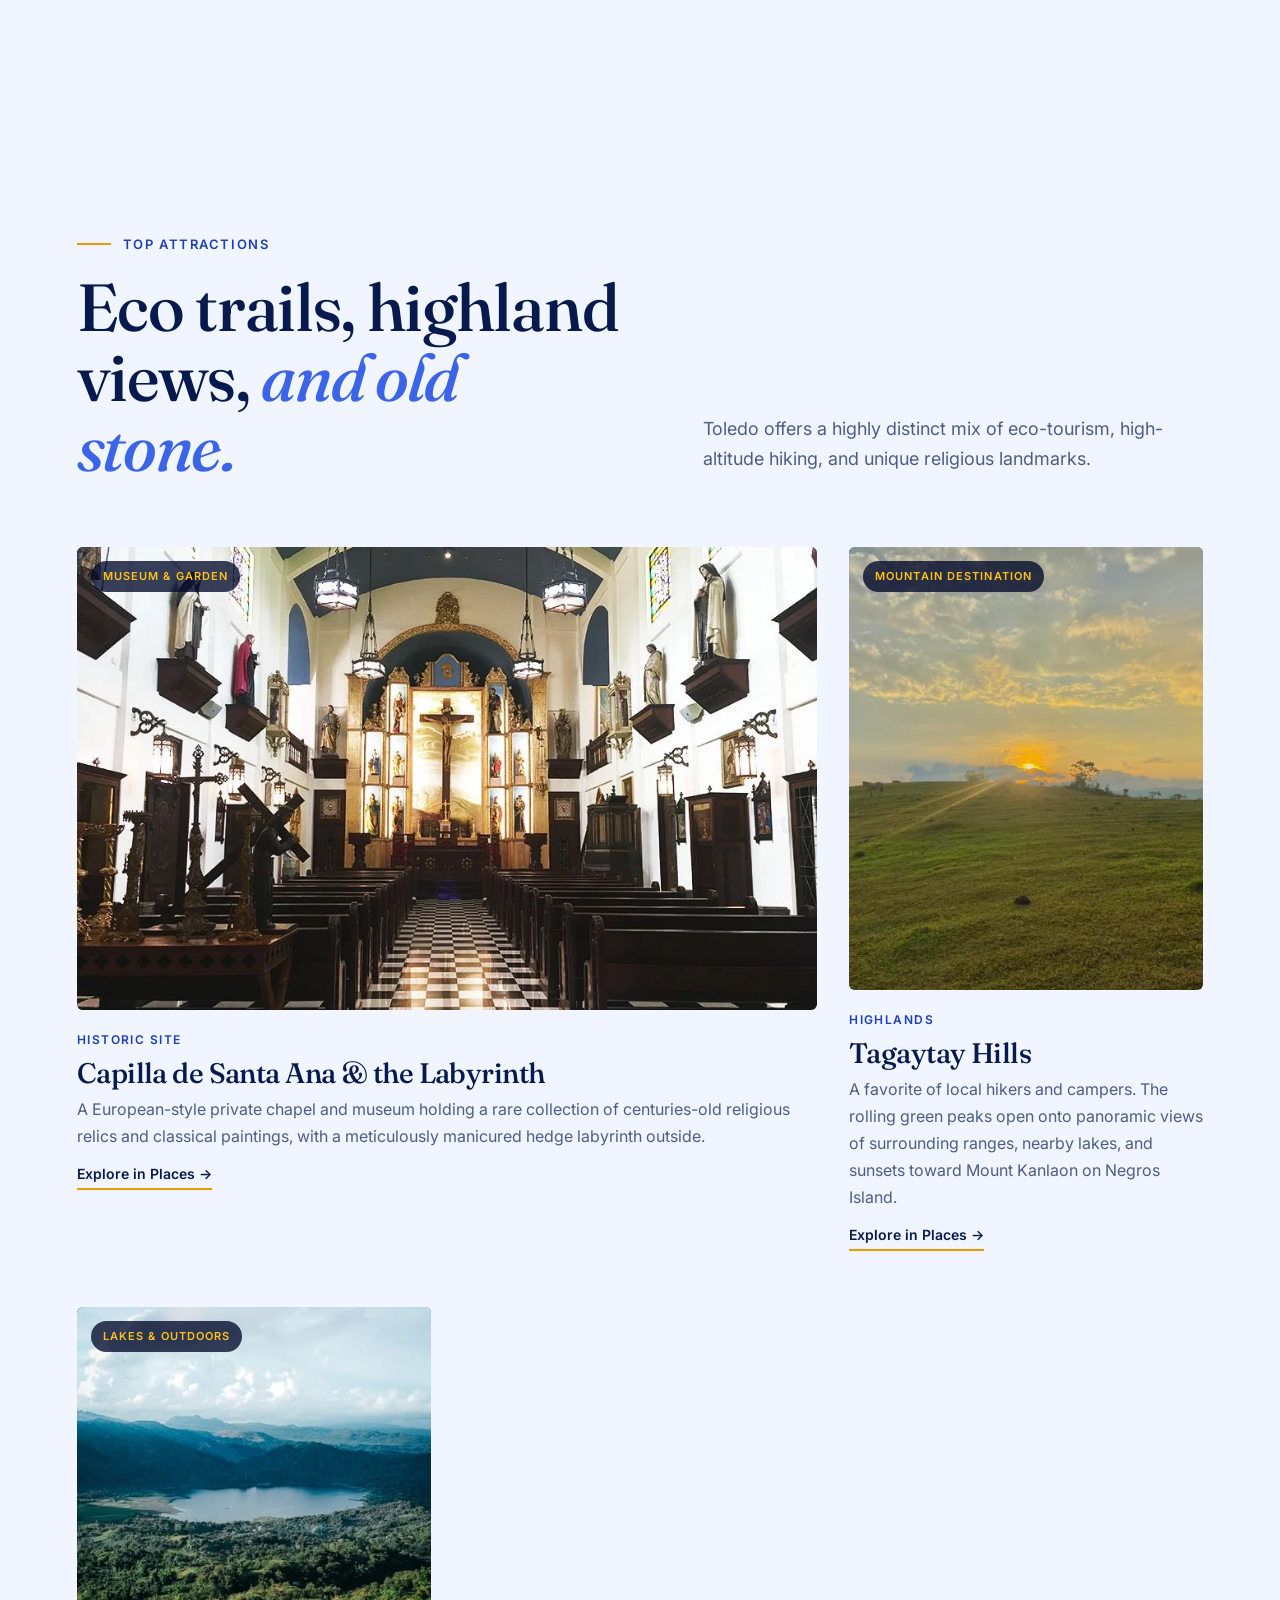
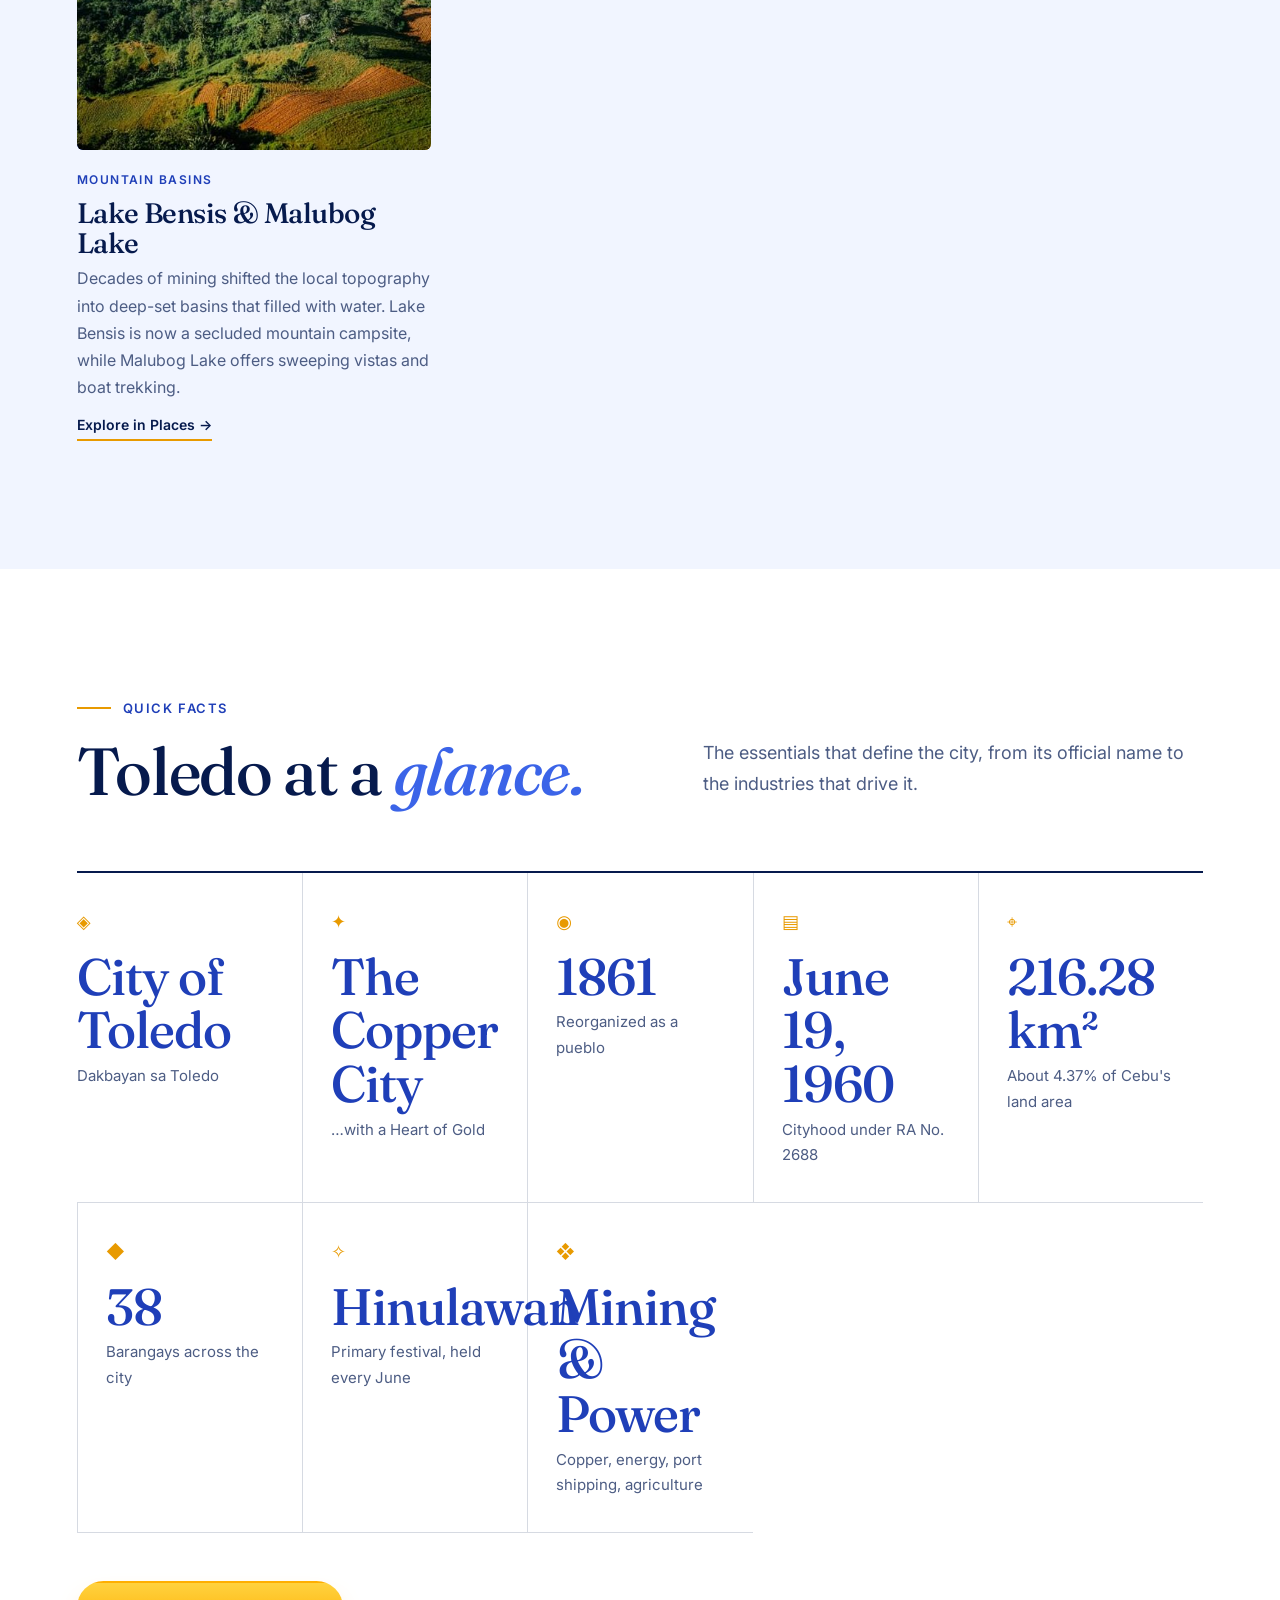
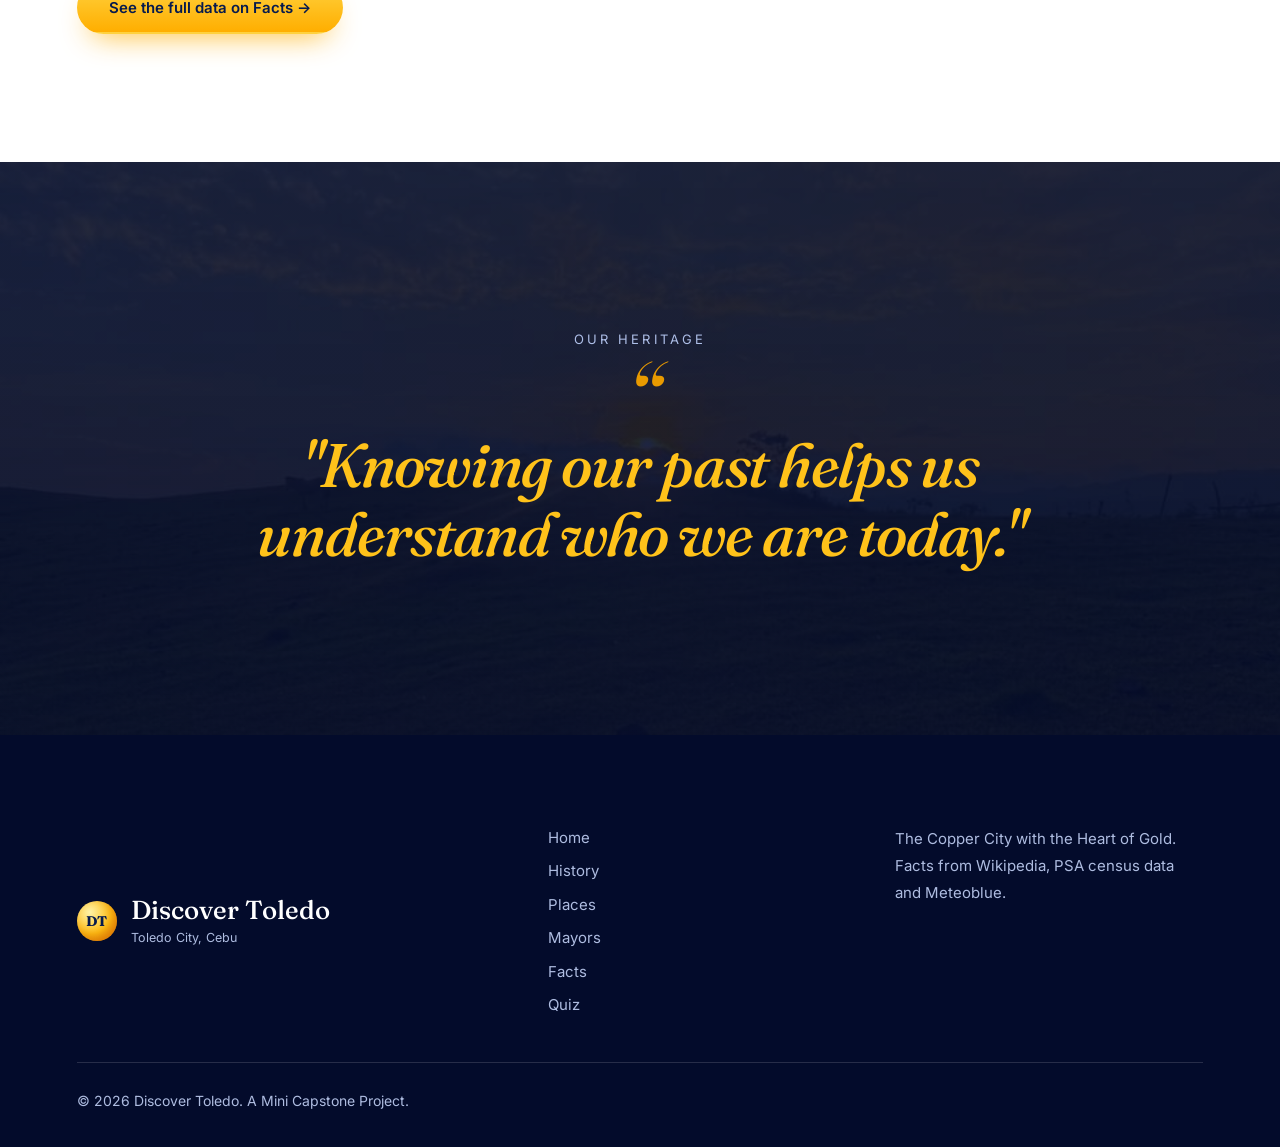
<file: site/history.html>
<!DOCTYPE html>
<html lang="en">

<head>

    <meta charset="UTF-8">
    <meta name="viewport" content="width=device-width, initial-scale=1.0">

    <title>History | Discover Toledo</title>

    <link rel="preconnect" href="https://fonts.googleapis.com">
    <link rel="preconnect" href="https://fonts.gstatic.com" crossorigin>

    <link href="https://fonts.googleapis.com/css2?family=Fraunces:ital,opsz,wght@0,9..144,500;0,9..144,700;1,9..144,500;1,9..144,700&family=Inter:wght@400;500;600;700;800&display=swap" rel="stylesheet">

    <link rel="stylesheet" href="css/style.css">

</head>

<body>

<header class="site-header" id="siteHeader">
    <a href="index.html" class="brand"><span class="logo-icon">DT</span><span><b>Discover</b> Toledo</span></a>
    <nav class="site-nav" id="sidebar" aria-label="Main"><a href="index.html" class="nav-link">Home</a><a href="history.html" class="nav-link active">History</a><a href="places.html" class="nav-link">Places</a><a href="mayors.html" class="nav-link">Mayors</a><a href="facts.html" class="nav-link">Facts</a><a href="quiz.html" class="nav-link quiz-link">Quiz</a></nav>
    <button class="menu-btn" onclick="toggleSidebar()" aria-label="Open menu" aria-expanded="false">☰</button>
    <div class="read-progress" id="readProgress"></div>
</header>



<main class="main-content">

    <section class="page-hero history-hero">

        <div>

            <span class="hero-label">
                DISCOVER THE PAST
            </span>

            <h1>
                The Story of
                <span>Toledo City</span>
            </h1>

            <p>
                Understanding where Toledo came from helps us appreciate
                the city it has become today.
            </p>

        </div>

    </section>


    <section class="section">

        <div class="history-intro">

            <div>

                <span class="section-label">
                    A CITY WITH A STORY
                </span>

                <h2>
                    From roots to
                    <span>cityhood.</span>
                </h2>

            </div>

            <p>
                Toledo's story is one of real transformation — a
                gold-bearing settlement, then an organized pueblo, and
                eventually a city built on copper. These are the moments
                that shaped it.
            </p>

        </div>


        <div class="timeline">

            <div class="timeline-item">

                <div class="timeline-dot"></div>

                <div class="timeline-content">

                    <span>PRE-COLONIAL</span>

                    <h3>Hinulawan: Where Gold Was Found</h3>

                    <p>
                        Long before the Spanish colonizers arrived, the
                        settlement was known as Hinulawan — roughly
                        "where gold was found" — named for the rich mineral
                        deposits that early natives gathered directly from
                        the local riverbeds.
                    </p>

                </div>

            </div>


            <div class="timeline-item">

                <div class="timeline-dot"></div>

                <div class="timeline-content">

                    <span>1861</span>
                    <h3>Old Hinulawan is founded</h3>
                    <p>Toledo traces its start to 1861. Old Hinulawan, today’s Barangay Daanglungsod, was founded by Mariano Libre, Fulgencio Lebumfacil, Areston Macapaz, Adriano Blanco and Tranquilino Blanco.</p>

                </div>

            </div>


            <div class="timeline-item highlight">
                <div class="timeline-dot"></div>
                <div class="timeline-content">
                    <span>JUNE 3, 1863</span>
                    <h3>Earthquakes destroy Hinulawan</h3>
                    <p>A series of earthquakes toppled the new school and the church facade, then destroyed the church and convent. Seawater and river water flooded the settlement waist-deep, and a third tremor wiped out Pueblo Hinulawan.</p>
                </div>
            </div>

<div class="timeline-item">
                <div class="timeline-dot"></div>
                <div class="timeline-content">
                    <span>AFTER 1863</span>
                    <h3>New Hinulawan rises on the plateau</h3>
                    <p>Survivors, helped by residents of Barangay Tubod, cleared forest and built cogon-roofed homes on the plateau. Their settlement became New Hinulawan, and some families moved to Da-o, Bulok-bulok, Landahan, Sam-ang, Cabito-onan and Batohanon. To fend off pirates on the Tañon Strait, residents piled a stone baluarte along the shore.</p>
                </div>
            </div>

<div class="timeline-item highlight">
                <div class="timeline-dot"></div>
                <div class="timeline-content">
                    <span>JULY 12, 1869</span>
                    <h3>New Hinulawan becomes Toledo</h3>
                    <p>At a banquet in Manila, Cebu alcalde mayor Esteban Perez told Governor-general Carlos María de la Torre that the winding Hinulawan River reminded him of the Tagus in their home city, Toledo, Spain. With Fr. Mariano Brazal, he proposed the new name, and De la Torre approved it on the spot.</p>
                </div>
            </div>

<div class="timeline-item">

                <div class="timeline-dot"></div>

                <div class="timeline-content">

                    <span>1942</span>

                    <h3>Japanese Occupation</h3>

                    <p>
                        During the Second World War, Toledo was captured and
                        occupied by the Japanese Imperial Forces. Its coastal
                        position and mining resources made it a highly
                        guarded asset.
                    </p>

                </div>

            </div>


            <div class="timeline-item highlight">

                <div class="timeline-dot"></div>

                <div class="timeline-content">

                    <span>1945</span>

                    <h3>The Liberation</h3>

                    <p>
                        The town became a fierce battleground. Local forces of
                        the Philippine Commonwealth Army — the 8th, 82nd, 83rd,
                        85th, and 86th Infantry Divisions — teamed up with
                        native Cebuano guerrilla fighters and overwhelmed the
                        Japanese garrison.
                    </p>

                </div>

            </div>


            <div class="timeline-item">

                <div class="timeline-dot"></div>

                <div class="timeline-content">

                    <span>1950s</span>

                    <h3>The Copper Boom</h3>

                    <p>
                        Massive copper extraction operations transformed the
                        local economy. Mining by Atlas Consolidated Mining and
                        Development Corporation, under Carmen Copper, halted
                        after a flood in 1994 and fully reopened in 2008. The
                        extracted ore is now processed locally and trucked
                        out to the active Sangi Port.
                    </p>

                </div>

            </div>


            <div class="timeline-item highlight">

                <div class="timeline-dot"></div>

                <div class="timeline-content">

                    <span>JUNE 19, 1960</span>

                    <h3>Toledo Becomes a City</h3>

                    <p>
                        Toledo was officially established as a chartered
                        component city of Cebu under Republic Act No. 2688,
                        authored by Congressman Manuel A. Zosa of the old Sixth District of Cebu. The charter law is dated June 18, 1960, and Toledo marks cityhood on June 19.
                    </p>

                </div>

            </div>

            <div class="timeline-item">
                <div class="timeline-dot"></div>
                <div class="timeline-content">
                    <span>OCTOBER 21, 2012</span>
                    <h3>A shrine for a saint</h3>
                    <p>After Pedro Calungsod, the Visayan teen martyr, was canonized, the hilltop parish of Cantabaco became the first shrine and church named after the second Filipino saint.</p>
                </div>
            </div>

        </div>

    </section>


    <section class="section">

        <div class="section-heading">

            <span class="section-label">
                GEOGRAPHY &amp; STRATEGIC LOCATION
            </span>

            <h2>
                The western gate of
                <span>Cebu island.</span>
            </h2>

            <p>
                Toledo's position on the island is unusual, and it has made
                the city both distinct and remarkably well connected.
            </p>

        </div>


        <div class="feature-grid">

            <div class="feature-card">

                <div class="feature-number">01</div>

                <div class="feature-content">

                    <span>THE WESTERN SEABOARD</span>

                    <h3>Alone on the west</h3>

                    <p>
                        Almost all of Cebu's major cities — Cebu City,
                        Mandaue, Lapu-Lapu, and Talisay — sit tightly on the
                        eastern coast. Toledo stands uniquely on the
                        western seaboard.
                    </p>

                </div>

            </div>


            <div class="feature-card">

                <div class="feature-number">02</div>

                <div class="feature-content">

                    <span>THE CONNECTOR</span>

                    <h3>Across the strait</h3>

                    <p>
                        Toledo faces the Tañon Strait directly, acting as a
                        crucial maritime gateway between Cebu and San Carlos
                        City in Negros Oriental through frequent
                        roll-on/roll-off ferry links.
                    </p>

                </div>

            </div>


            <div class="feature-card">

                <div class="feature-number">03</div>

                <div class="feature-content">

                    <span>LAND AREA</span>

                    <h3>216.28 km²</h3>

                    <p>
                        A spacious city by any measure, Toledo makes up
                        roughly 4.37% of Cebu province's total land area.
                    </p>

                </div>

            </div>


            <div class="feature-card">

                <div class="feature-number">04</div>

                <div class="feature-content">

                    <span>TERRAIN</span>

                    <h3>Plains to peaks</h3>

                    <p>
                        The city mixes flat coastal plains with a sprawling,
                        rugged, mountainous interior — a landscape reshaped
                        in places by decades of mining.
                    </p>

                </div>

            </div>

        </div>

    </section>


    <section class="section discover-section">

        <div class="section-heading">

            <span class="section-label">
                ECONOMY
            </span>

            <h2>
                The copper city with a
                <span>heart of gold.</span>
            </h2>

            <p>
                Toledo is widely recognized as the industrial muscle of
                Cebu. Its economic layout is heavily defined by mining,
                power generation, and maritime trade.
            </p>

        </div>


        <div class="feature-grid">

            <div class="feature-card">

                <div class="feature-number">01</div>

                <div class="feature-content">

                    <span>THE MINING EPICENTER</span>

                    <h3>Atlas &amp; Carmen Copper</h3>

                    <p>
                        Toledo is home to the country's largest copper
                        mining infrastructure, operated by Atlas
                        Consolidated Mining and Development Corporation
                        under Carmen Copper.
                    </p>

                </div>

            </div>


            <div class="feature-card">

                <div class="feature-number">02</div>

                <div class="feature-content">

                    <span>ENERGY &amp; INFRASTRUCTURE</span>

                    <h3>Powering the Visayas</h3>

                    <p>
                        The city has evolved into a green energy hub for the
                        Visayas grid, hosting Toledo Power Company alongside
                        the Toledo City Solar Farm in Talavera, a 60 MW plant on 73 hectares. Coal plants in Daanglungsod and Bato add to the grid, which earns Toledo the nickname “Power City.”
                    </p>

                </div>

            </div>


            <div class="feature-card">

                <div class="feature-number">03</div>

                <div class="feature-content">

                    <span>AGRICULTURE &amp; FISHING</span>

                    <h3>Beyond the mines</h3>

                    <p>
                        Away from the industrial zones, a large portion of the
                        rural population relies on agriculture — growing corn
                        and coconuts — and on coastal fishing along the
                        resource-rich Tañon Strait.
                    </p>

                </div>

            </div>


            <div class="feature-card">

                <div class="feature-number">04</div>

                <div class="feature-content">

                    <span>PORT &amp; MARITIME TRADE</span>

                    <h3>Sangi Port</h3>

                    <p>
                        The active Sangi Port and the RoRo crossings keep
                        Toledo tied to regional trade routes, moving goods
                        in and out of western Cebu.
                    </p>

                </div>

            </div>

        </div>

    </section>


    <section class="section">

        <div class="section-heading">

            <span class="section-label">
                CULTURE &amp; IDENTITY
            </span>

            <h2>
                Faith, festival,
                <span>and flavor.</span>
            </h2>

            <p>
                The identity of a Toledano is tied closely to both spiritual
                devotion and the city's rugged earth.
            </p>

        </div>


        <div class="leadership-list">

            <div class="leader-row">

                <span class="leader-year">
                    01
                </span>

                <div>
                    <h3>Hinulawan Festival</h3>
                    <p>
                        Celebrated every June 12, this grand festival pays
                        direct homage to the city's ancient roots. The streets
                        fill with vibrant dancers dressed in golden and
                        metallic hues, celebrating the rich mineral history
                        and the resilient, hardworking nature of its people.
                    </p>
                </div>

            </div>


            <div class="leader-row">

                <span class="leader-year">
                    02
                </span>

                <div>
                    <h3>Patron Saint: San Juan de Sahagun</h3>
                    <p>
                        The city honors its patron saint, John of Sahagun,
                        with the official feast day arriving every June 12.
                    </p>
                </div>

            </div>


            <div class="leader-row">

                <span class="leader-year">
                    03
                </span>

                <div>
                    <h3>Puto Lancho</h3>
                    <p>
                        A traditional delicacy made of ground sticky rice,
                        perfectly steamed with rich coconut milk and sugar —
                        a must-try for any visitor.
                    </p>
                </div>

            </div>

        </div>

    </section>


    <section class="section">

        <div class="section-heading">

            <span class="section-label">
                TOP ATTRACTIONS
            </span>

            <h2>
                Eco trails, highland views,
                <span>and old stone.</span>
            </h2>

            <p>
                Toledo offers a highly distinct mix of eco-tourism,
                high-altitude hiking, and unique religious landmarks.
            </p>

        </div>


        <div class="places-grid">

            <a href="places.html" class="place-card">

                <div class="place-image">
                    <img
                        src="images/Capilla_Santa_Ana_Museum_and_Community_Center.webp"
                        alt="The Capilla Santa Ana Museum and Community Center in Toledo City"
                    >
                    <span>MUSEUM &amp; GARDEN</span>
                </div>

                <div class="place-info">

                    <span class="place-category">HISTORIC SITE</span>

                    <h3>Capilla de Santa Ana &amp; the Labyrinth</h3>

                    <p>
                        A European-style private chapel and museum holding a
                        rare collection of centuries-old religious relics and
                        classical paintings, with a meticulously manicured
                        hedge labyrinth outside.
                    </p>

                    <span class="place-view-btn">
                        Explore in Places →
                    </span>

                </div>

            </a>


            <a href="places.html" class="place-card">

                <div class="place-image">
                    <img
                        src="images/Mount_Tagaytay.jpg"
                        alt="The green rolling peaks of Mount Tagaytay in Toledo City"
                    >
                    <span>MOUNTAIN DESTINATION</span>
                </div>

                <div class="place-info">

                    <span class="place-category">HIGHLANDS</span>

                    <h3>Tagaytay Hills</h3>

                    <p>
                        A favorite of local hikers and campers. The rolling
                        green peaks open onto panoramic views of surrounding
                        ranges, nearby lakes, and sunsets toward Mount
                        Kanlaon on Negros Island.
                    </p>

                    <span class="place-view-btn">
                        Explore in Places →
                    </span>

                </div>

            </a>


            <a href="places.html" class="place-card">

                <div class="place-image">
                    <img
                        src="images/Malubog_Lake.jpg"
                        alt="Malubog Lake surrounded by hills in Toledo City"
                    >
                    <span>LAKES &amp; OUTDOORS</span>
                </div>

                <div class="place-info">

                    <span class="place-category">MOUNTAIN BASINS</span>

                    <h3>Lake Bensis &amp; Malubog Lake</h3>

                    <p>
                        Decades of mining shifted the local topography into
                        deep-set basins that filled with water. Lake Bensis
                        is now a secluded mountain campsite, while Malubog
                        Lake offers sweeping vistas and boat trekking.
                    </p>

                    <span class="place-view-btn">
                        Explore in Places →
                    </span>

                </div>

            </a>

        </div>

    </section>


    <section class="section discover-section">

        <div class="section-heading">

            <span class="section-label">
                QUICK FACTS
            </span>

            <h2>
                Toledo at a
                <span>glance.</span>
            </h2>

            <p>
                The essentials that define the city, from its official name
                to the industries that drive it.
            </p>

        </div>


        <div class="stats-grid">

            <div class="stat-card">
                <span class="stat-icon">◈</span>
                <h3>City of Toledo</h3>
                <p>Dakbayan sa Toledo</p>
            </div>

            <div class="stat-card">
                <span class="stat-icon">✦</span>
                <h3>The Copper City</h3>
                <p>…with a Heart of Gold</p>
            </div>

            <div class="stat-card">
                <span class="stat-icon">◉</span>
                <h3>1861</h3>
                <p>Reorganized as a pueblo</p>
            </div>

            <div class="stat-card">
                <span class="stat-icon">▤</span>
                <h3>June 19, 1960</h3>
                <p>Cityhood under RA No. 2688</p>
            </div>

            <div class="stat-card">
                <span class="stat-icon">⌖</span>
                <h3>216.28 km²</h3>
                <p>About 4.37% of Cebu's land area</p>
            </div>

            <div class="stat-card">
                <span class="stat-icon">◆</span>
                <h3>38</h3>
                <p>Barangays across the city</p>
            </div>

            <div class="stat-card">
                <span class="stat-icon">✧</span>
                <h3>Hinulawan</h3>
                <p>Primary festival, held every June</p>
            </div>

            <div class="stat-card">
                <span class="stat-icon">❖</span>
                <h3>Mining &amp; Power</h3>
                <p>Copper, energy, port shipping, agriculture</p>
            </div>

        </div>

        <p class="more-link"><a href="facts.html" class="btn primary-btn">See the full data on Facts →</a></p>

    </section>


    <section class="quote-section">

        <div>

            <span>OUR HERITAGE</span>

            <h2>
                "Knowing our past helps us
                understand who we are today."
            </h2>

        </div>

    </section>


    <footer>
    <div class="footer-top">
        <div class="footer-logo"><span class="logo-icon">DT</span><div><strong>Discover Toledo</strong><small>Toledo City, Cebu</small></div></div>
        <nav class="footer-nav" aria-label="Footer"><a href="index.html">Home</a><a href="history.html">History</a><a href="places.html">Places</a><a href="mayors.html">Mayors</a><a href="facts.html">Facts</a><a href="quiz.html">Quiz</a></nav>
        <div class="footer-meta">The Copper City with the Heart of Gold.<br>Facts from Wikipedia, PSA census data and Meteoblue.</div>
    </div>
    <p>© 2026 Discover Toledo. A Mini Capstone Project.</p>
</footer>

</main>

<script src="js/script.js"></script>

<button class="to-top" id="toTop" aria-label="Back to top">↑</button>
</body>

</html>
</file>
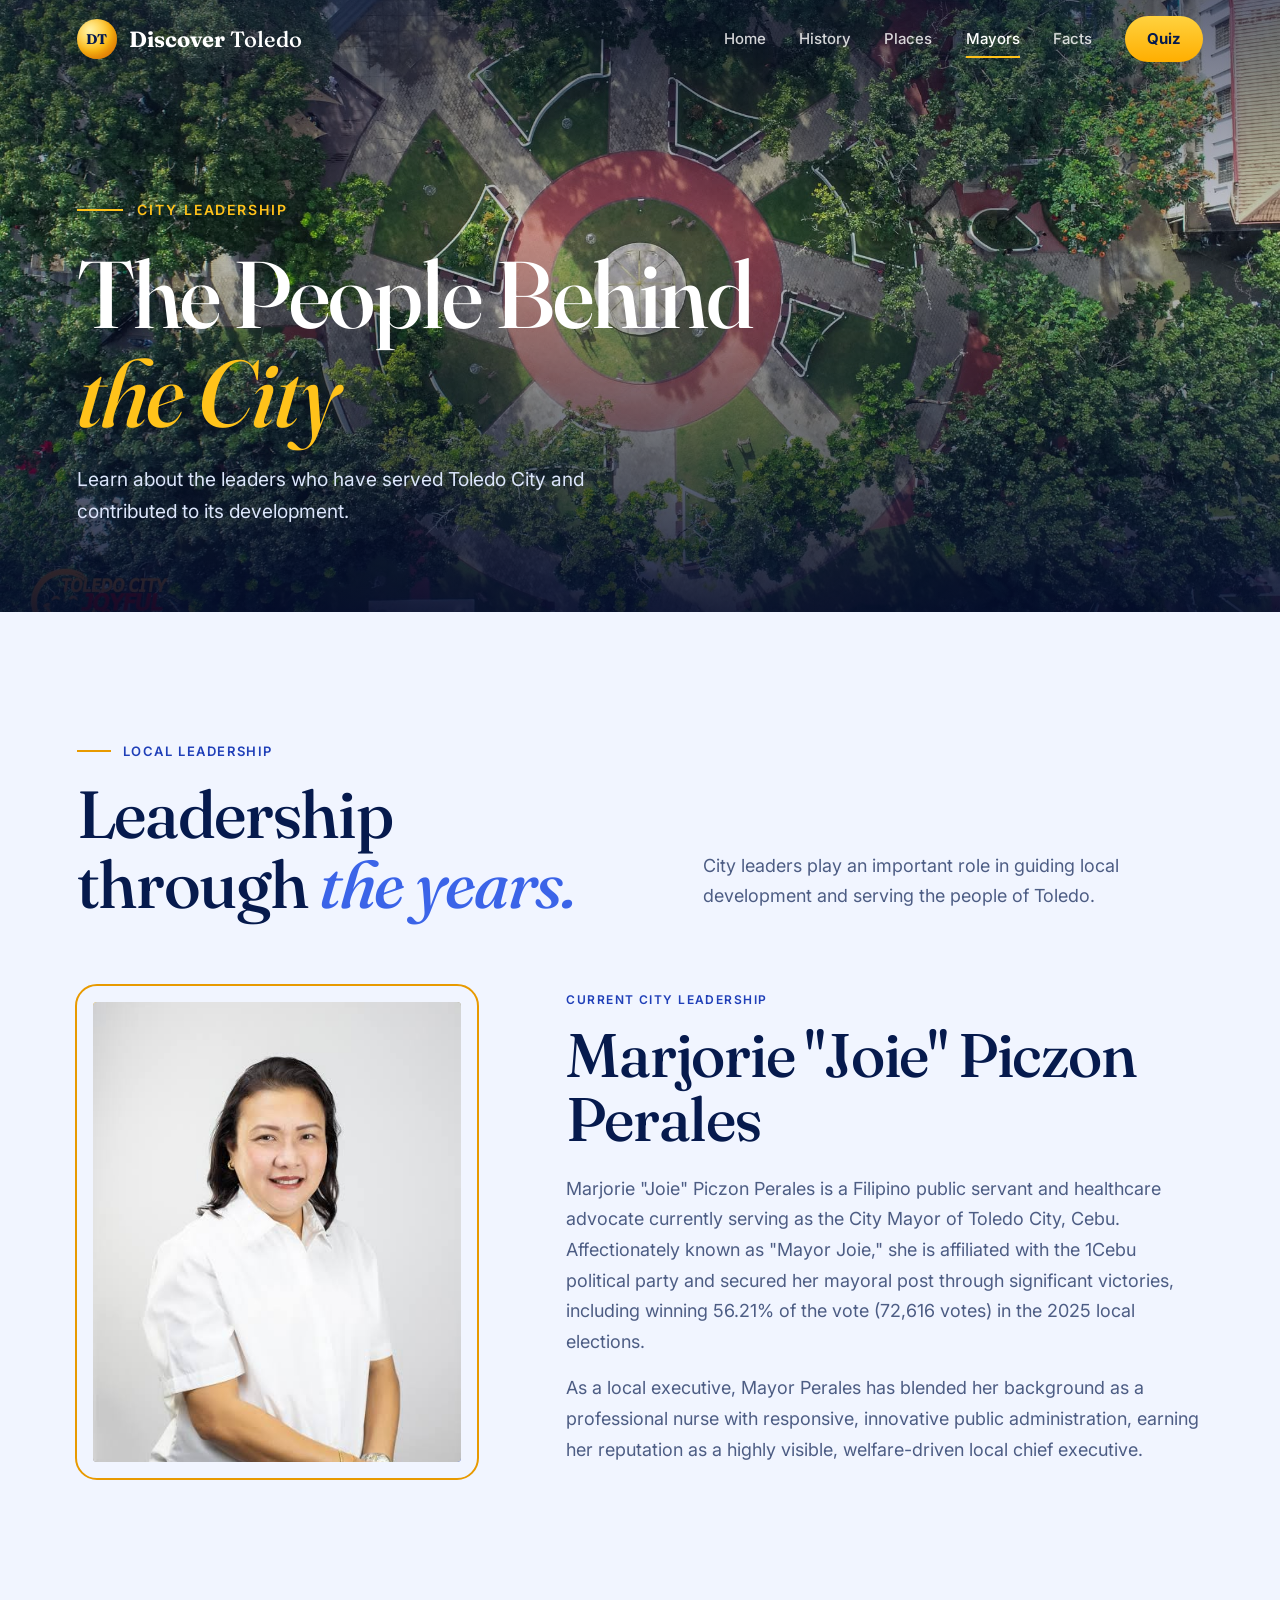
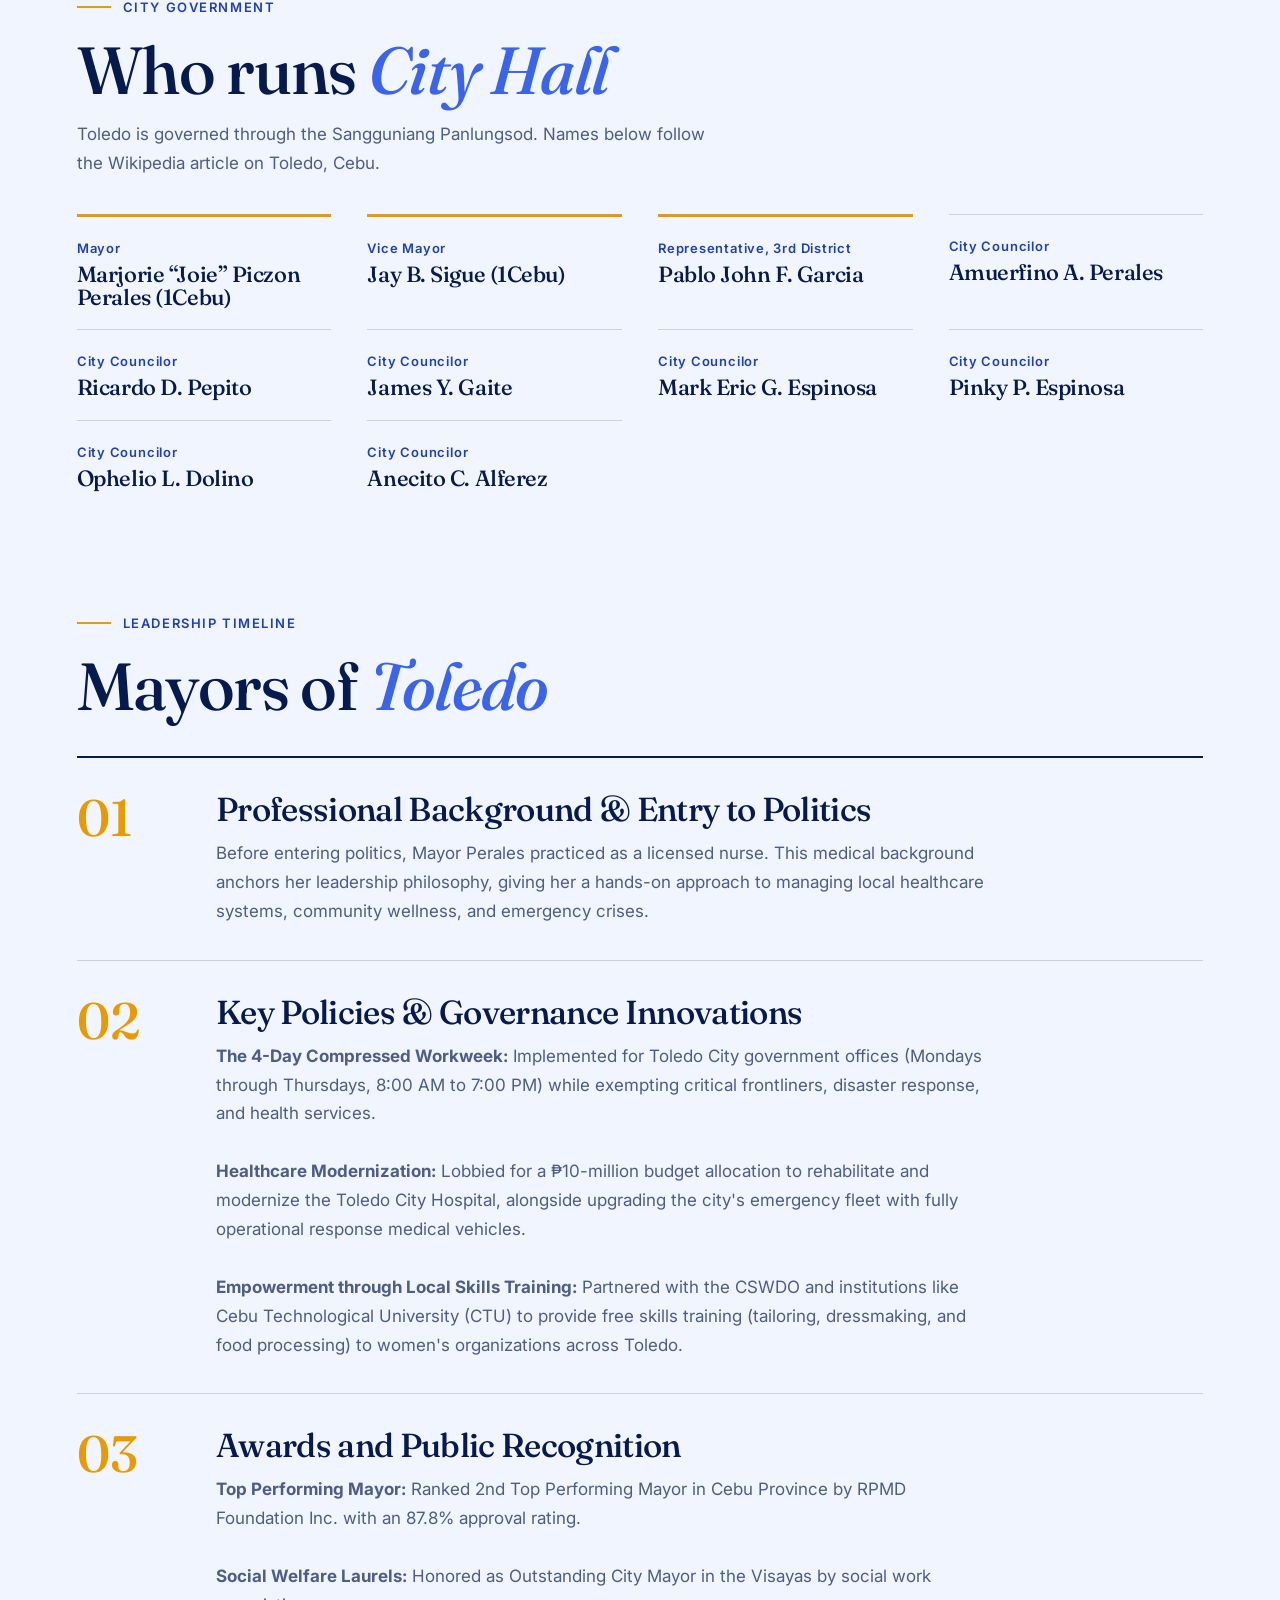
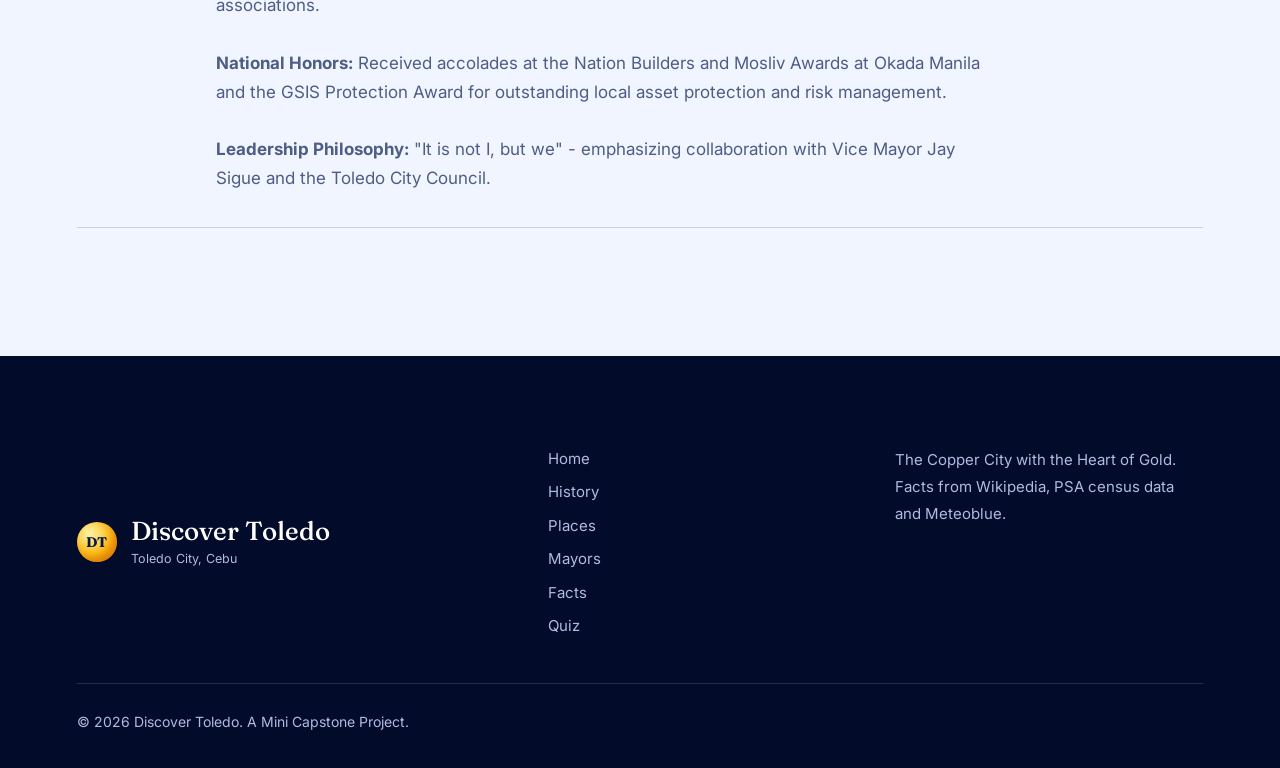
<file: site/mayors.html>
<!DOCTYPE html>
<html lang="en">

<head>

    <meta charset="UTF-8">
    <meta name="viewport" content="width=device-width, initial-scale=1.0">

    <title>Mayors | Discover Toledo</title>

    <link rel="preconnect" href="https://fonts.googleapis.com">
    <link rel="preconnect" href="https://fonts.gstatic.com" crossorigin>

    <link href="https://fonts.googleapis.com/css2?family=Fraunces:ital,opsz,wght@0,9..144,500;0,9..144,700;1,9..144,500;1,9..144,700&family=Inter:wght@400;500;600;700;800&display=swap" rel="stylesheet">

    <link rel="stylesheet" href="css/style.css">

</head>

<body>

<header class="site-header" id="siteHeader">
    <a href="index.html" class="brand"><span class="logo-icon">DT</span><span><b>Discover</b> Toledo</span></a>
    <nav class="site-nav" id="sidebar" aria-label="Main"><a href="index.html" class="nav-link">Home</a><a href="history.html" class="nav-link">History</a><a href="places.html" class="nav-link">Places</a><a href="mayors.html" class="nav-link active">Mayors</a><a href="facts.html" class="nav-link">Facts</a><a href="quiz.html" class="nav-link quiz-link">Quiz</a></nav>
    <button class="menu-btn" onclick="toggleSidebar()" aria-label="Open menu" aria-expanded="false">☰</button>
    <div class="read-progress" id="readProgress"></div>
</header>



<main class="main-content">

    <section class="page-hero mayor-hero">

        <div>

            <span class="hero-label">
                CITY LEADERSHIP
            </span>

            <h1>
                The People Behind
                <span>the City</span>
            </h1>

            <p>
                Learn about the leaders who have served Toledo City
                and contributed to its development.
            </p>

        </div>

    </section>


    <section class="section">

        <div class="section-heading">

            <span class="section-label">
                LOCAL LEADERSHIP
            </span>

            <h2>
                Leadership through
                <span>the years.</span>
            </h2>

            <p>
                City leaders play an important role in guiding local
                development and serving the people of Toledo.
            </p>

        </div>


            <div class="mayor-feature">

                <div class="mayor-avatar">
                    <img src="images/mayor_img.jpg" alt="Marjorie 'Joie' Piczon Perales - Mayor of Toledo City" style="width: 100%; height: 100%; object-fit: cover; border-radius: 24px;">
                </div>

                <div class="mayor-current">

                    <span class="place-category">
                        CURRENT CITY LEADERSHIP
                    </span>

                    <h2>
                        Marjorie "Joie" Piczon Perales
                    </h2>

                    <p>
                        Marjorie "Joie" Piczon Perales is a Filipino public servant and healthcare advocate currently serving as the City Mayor of Toledo City, Cebu. Affectionately known as "Mayor Joie," she is affiliated with the 1Cebu political party and secured her mayoral post through significant victories, including winning 56.21% of the vote (72,616 votes) in the 2025 local elections.
                    </p>

                    <p>
                        As a local executive, Mayor Perales has blended her background as a professional nurse with responsive, innovative public administration, earning her reputation as a highly visible, welfare-driven local chief executive.
                    </p>

                </div>

            </div>


        <div class="leadership-section officials">
            <span class="section-label">CITY GOVERNMENT</span>
            <h2>Who runs <span>City Hall</span></h2>
            <p class="officials-note">Toledo is governed through the Sangguniang Panlungsod. Names below follow the Wikipedia article on Toledo, Cebu.</p>
            <div class="officials-grid" id="officialsGrid"></div>
        </div>

        <div class="leadership-section">

            <span class="section-label">
                LEADERSHIP TIMELINE
            </span>

            <h2>
                Mayors of <span>Toledo</span>
            </h2>

            <div class="leadership-list">

                <div class="leader-row">

                    <span class="leader-year">
                        01
                    </span>

                    <div>
                        <h3>Professional Background & Entry to Politics</h3>
                        <p>
                            Before entering politics, Mayor Perales practiced as a licensed nurse. This medical background anchors her leadership philosophy, giving her a hands-on approach to managing local healthcare systems, community wellness, and emergency crises.
                        </p>
                    </div>

                </div>


                <div class="leader-row">

                    <span class="leader-year">
                        02
                    </span>

                    <div>
                        <h3>Key Policies & Governance Innovations</h3>
                        <p>
                            <strong>The 4-Day Compressed Workweek:</strong> Implemented for Toledo City government offices (Mondays through Thursdays, 8:00 AM to 7:00 PM) while exempting critical frontliners, disaster response, and health services.<br><br>
                            <strong>Healthcare Modernization:</strong> Lobbied for a ₱10-million budget allocation to rehabilitate and modernize the Toledo City Hospital, alongside upgrading the city's emergency fleet with fully operational response medical vehicles.<br><br>
                            <strong>Empowerment through Local Skills Training:</strong> Partnered with the CSWDO and institutions like Cebu Technological University (CTU) to provide free skills training (tailoring, dressmaking, and food processing) to women's organizations across Toledo.
                        </p>
                    </div>

                </div>


                <div class="leader-row">

                    <span class="leader-year">
                        03
                    </span>

                    <div>
                        <h3>Awards and Public Recognition</h3>
                        <p>
                            <strong>Top Performing Mayor:</strong> Ranked 2nd Top Performing Mayor in Cebu Province by RPMD Foundation Inc. with an 87.8% approval rating.<br><br>
                            <strong>Social Welfare Laurels:</strong> Honored as Outstanding City Mayor in the Visayas by social work associations.<br><br>
                            <strong>National Honors:</strong> Received accolades at the Nation Builders and Mosliv Awards at Okada Manila and the GSIS Protection Award for outstanding local asset protection and risk management.<br><br>
                            <strong>Leadership Philosophy:</strong> "It is not I, but we" - emphasizing collaboration with Vice Mayor Jay Sigue and the Toledo City Council.
                        </p>
                    </div>

                </div>

            </div>

        </div>

    </section>


    <footer>
    <div class="footer-top">
        <div class="footer-logo"><span class="logo-icon">DT</span><div><strong>Discover Toledo</strong><small>Toledo City, Cebu</small></div></div>
        <nav class="footer-nav" aria-label="Footer"><a href="index.html">Home</a><a href="history.html">History</a><a href="places.html">Places</a><a href="mayors.html">Mayors</a><a href="facts.html">Facts</a><a href="quiz.html">Quiz</a></nav>
        <div class="footer-meta">The Copper City with the Heart of Gold.<br>Facts from Wikipedia, PSA census data and Meteoblue.</div>
    </div>
    <p>© 2026 Discover Toledo. A Mini Capstone Project.</p>
</footer>

</main>


<script src="js/script.js"></script>

<button class="to-top" id="toTop" aria-label="Back to top">↑</button>
</body>
</html>
</file>
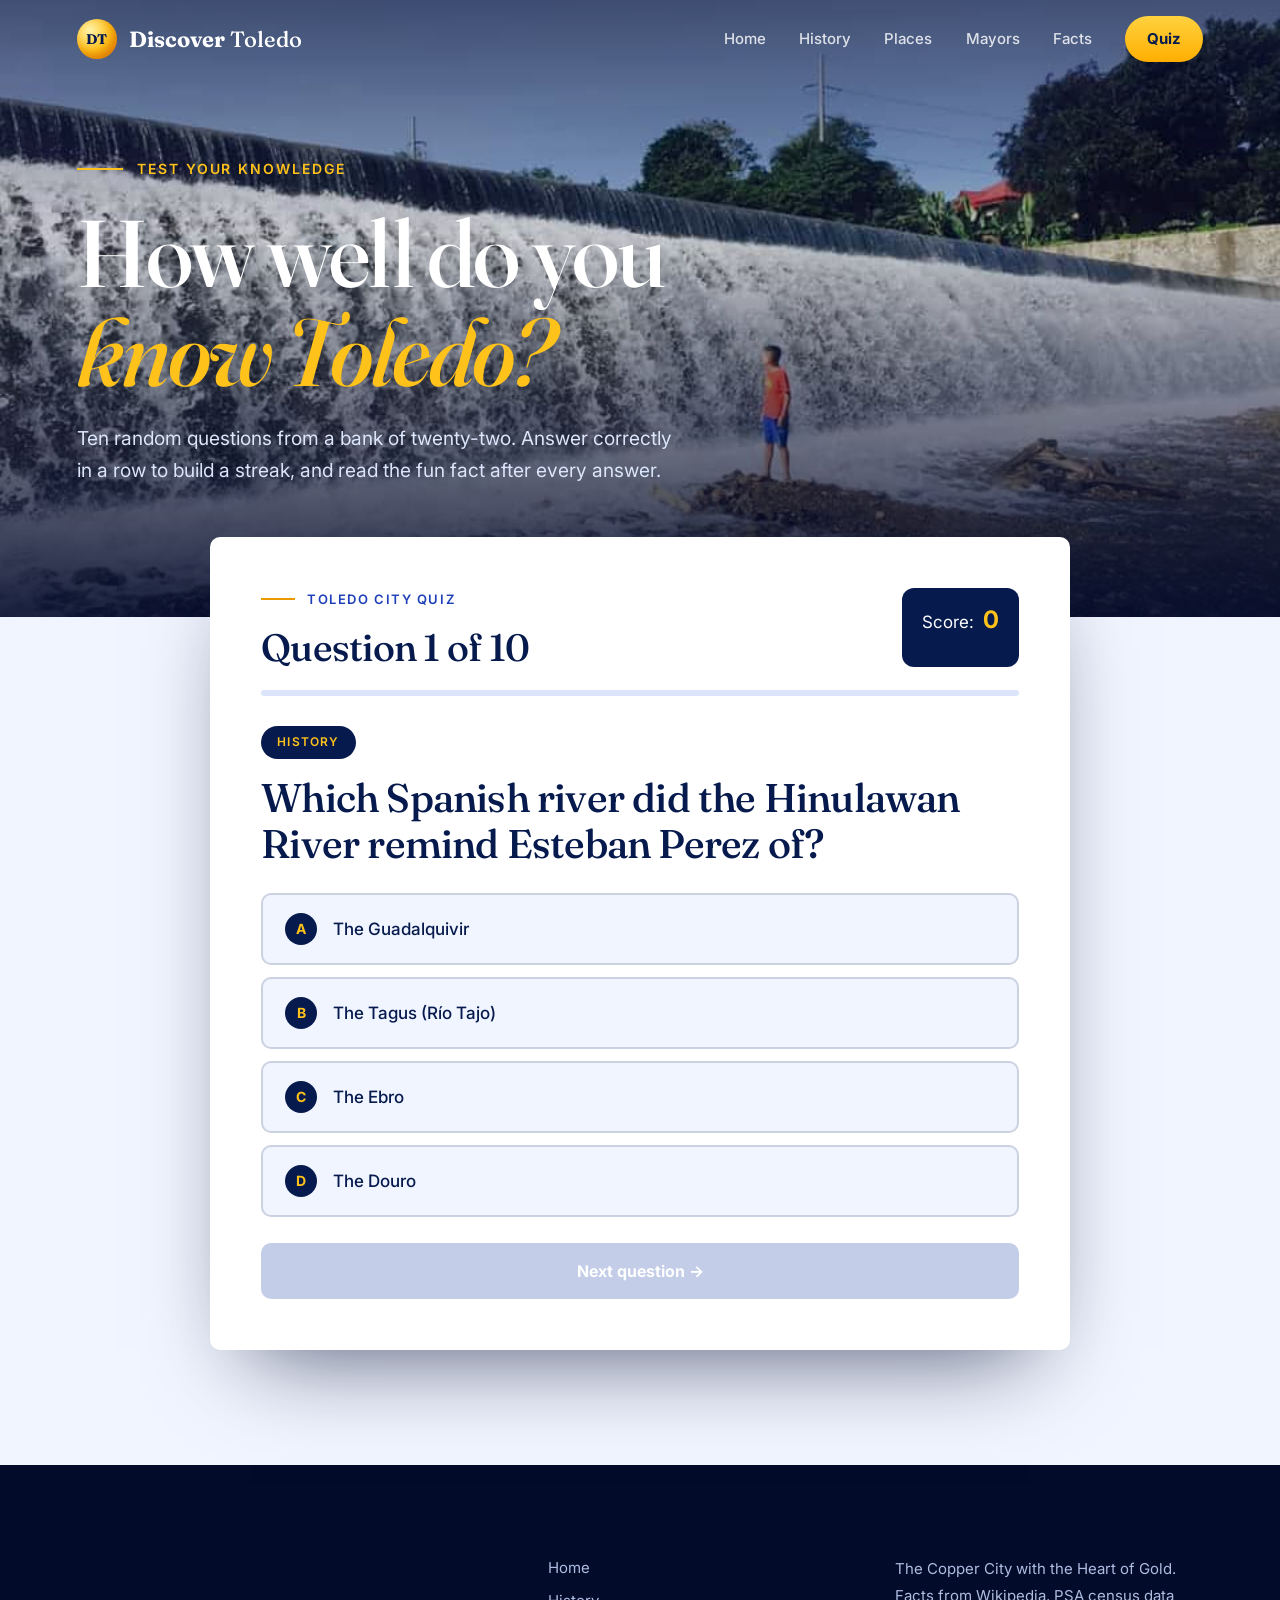
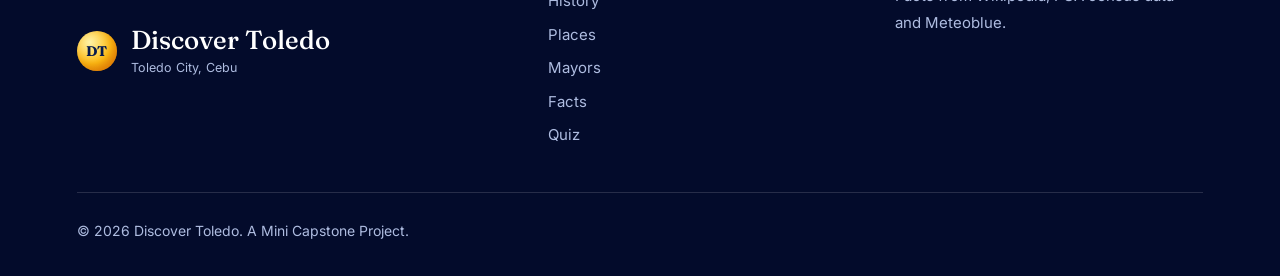
<file: site/quiz.html>
<!DOCTYPE html>
<html lang="en">

<head>

    <meta charset="UTF-8">
    <meta name="viewport" content="width=device-width, initial-scale=1.0">

    <title>Quiz | Discover Toledo</title>

    <link rel="preconnect" href="https://fonts.googleapis.com">
    <link rel="preconnect" href="https://fonts.gstatic.com" crossorigin>

    <link href="https://fonts.googleapis.com/css2?family=Fraunces:ital,opsz,wght@0,9..144,500;0,9..144,700;1,9..144,500;1,9..144,700&family=Inter:wght@400;500;600;700;800&display=swap" rel="stylesheet">

    <link rel="stylesheet" href="css/style.css">

</head>

<body>

<header class="site-header" id="siteHeader">
    <a href="index.html" class="brand"><span class="logo-icon">DT</span><span><b>Discover</b> Toledo</span></a>
    <nav class="site-nav" id="sidebar" aria-label="Main"><a href="index.html" class="nav-link">Home</a><a href="history.html" class="nav-link">History</a><a href="places.html" class="nav-link">Places</a><a href="mayors.html" class="nav-link">Mayors</a><a href="facts.html" class="nav-link">Facts</a><a href="quiz.html" class="nav-link active quiz-link">Quiz</a></nav>
    <button class="menu-btn" onclick="toggleSidebar()" aria-label="Open menu" aria-expanded="false">☰</button>
    <div class="read-progress" id="readProgress"></div>
</header>



<main class="main-content">

    <section class="quiz-hero">

        <div class="quiz-hero-content">

            <span class="hero-label">
                TEST YOUR KNOWLEDGE
            </span>

            <h1>
                How well do you
                <span>know Toledo?</span>
            </h1>

            <p>
                Ten random questions from a bank of twenty-two. Answer correctly in a row to build a streak, and read the fun fact after every answer.
            </p>

        </div>

    </section>


    <section class="quiz-section">

        <div class="quiz-container" id="quizContainer">

            <div class="quiz-top">

                <div>
                    <span class="section-label">
                        TOLEDO CITY QUIZ
                    </span>

                    <h2 id="questionNumber">
                        Question 1 of 10
                    </h2>
                </div>

                <div class="score-display">
                    Score:
                    <strong id="score">0</strong>
                    <small class="streak" id="streak"></small>
                </div>

            </div>


            <div class="progress">

                <div
                    class="progress-bar"
                    id="progressBar">
                </div>

            </div>


            <div class="question-card">

                <span class="question-category" id="questionCategory">
                    HISTORY
                </span>

                <h2 id="question">
                    Loading question...
                </h2>

                <div
                    class="answers"
                    id="answers">
                </div>

            </div>


            <button
                class="next-btn"
                id="nextBtn"
                onclick="nextQuestion()"
                disabled>

                Next Question →

            </button>

        </div>


        <!-- RESULT -->
        <div
            class="quiz-result"
            id="quizResult"
            style="display:none;">

            <div class="result-icon">
                ★
            </div>

            <span class="section-label">
                QUIZ COMPLETE
            </span>

            <h2>
                You scored
                <span id="finalScore">0</span>
                / <span id="totalQ">10</span>
            </h2>

            <p id="resultMessage">
                Great job!
            </p>

            <p class="result-rank" id="resultRank"></p>

            <div class="result-buttons">

                <button
                    class="btn primary-btn"
                    onclick="restartQuiz()">

                    Try Again

                </button>

                <a
                    href="index.html"
                    class="btn outline-dark-btn">

                    Back Home

                </a>

            </div>

        </div>

    </section>


    <footer>
    <div class="footer-top">
        <div class="footer-logo"><span class="logo-icon">DT</span><div><strong>Discover Toledo</strong><small>Toledo City, Cebu</small></div></div>
        <nav class="footer-nav" aria-label="Footer"><a href="index.html">Home</a><a href="history.html">History</a><a href="places.html">Places</a><a href="mayors.html">Mayors</a><a href="facts.html">Facts</a><a href="quiz.html">Quiz</a></nav>
        <div class="footer-meta">The Copper City with the Heart of Gold.<br>Facts from Wikipedia, PSA census data and Meteoblue.</div>
    </div>
    <p>© 2026 Discover Toledo. A Mini Capstone Project.</p>
</footer>

</main>


<script src="js/script.js"></script>

<button class="to-top" id="toTop" aria-label="Back to top">↑</button>
</body>
</html>
</file>
<file: site/css/style.css>
/* Discover Toledo — editorial, photo-led layout. Palette: navy, blue, yellow. */
:root{
  --navy-950:#030b2b; --ink:#061a4d; --ink-2:#0a2a7a; --copper:#3b64e8; --copper-d:#1f3fb8;
  --patina:#2f56d9; --patina-d:#173a9e; --sky:#7fa6ff; --gold:#ffc21a; --gold-d:#e89a00;
  --bone:#f1f5ff; --paper:#fff; --line:rgba(6,26,77,.16); --muted:#4d5d84;
  --gutter:max(6vw,calc((100vw - 1240px)/2));
  --display:'Fraunces',Georgia,serif; --body:'Inter',system-ui,sans-serif; color-scheme:light;
}
*{box-sizing:border-box;margin:0;padding:0}
html{scroll-behavior:smooth}
body{font-family:var(--body);background:var(--bone);color:var(--ink);line-height:1.7;font-size:17px;-webkit-font-smoothing:antialiased}
img{max-width:100%;display:block}
a{color:inherit;text-decoration:none}
:focus-visible{outline:3px solid var(--gold);outline-offset:3px}
h1,h2,h3{font-family:var(--display);font-weight:500;line-height:1.05;letter-spacing:-.02em}
h2 span,h1 span{font-style:italic;color:var(--copper)}
.main-content{min-height:100vh}

/* ---------- header ---------- */
.site-header{position:fixed;inset:0 0 auto 0;z-index:80;height:78px;display:flex;align-items:center;justify-content:space-between;padding:0 var(--gutter);color:#fff;transition:background .35s,height .35s,box-shadow .35s}
.site-header.scrolled{background:rgba(3,11,43,.92);backdrop-filter:blur(14px);height:66px;box-shadow:0 10px 40px -20px rgba(0,0,0,.6)}
.brand{display:flex;align-items:center;gap:12px;font:500 22px var(--display)}
.brand b{font-weight:700}
.logo-icon{width:40px;height:40px;border-radius:50%;background:radial-gradient(circle at 32% 28%,#fff3a8,#ffbf14 55%,#e87d00);color:var(--ink);display:grid;place-items:center;font:700 14px var(--display);box-shadow:inset -4px -5px 10px rgba(190,80,0,.4)}
.site-nav{display:flex;align-items:center;gap:clamp(18px,2.6vw,38px)}
.nav-link{position:relative;font-size:15px;font-weight:500;color:rgba(255,255,255,.82);padding:6px 0;transition:color .2s}
.nav-link::after{content:"";position:absolute;left:0;bottom:0;height:2px;width:100%;background:var(--gold);transform:scaleX(0);transform-origin:left;transition:transform .3s}
.nav-link:hover,.nav-link.active{color:#fff}
.nav-link:hover::after,.nav-link.active::after{transform:scaleX(1)}
.nav-link.quiz-link{background:linear-gradient(180deg,#ffd23f,#ffae00);color:var(--ink);font-weight:700;padding:10px 22px;border-radius:999px}
.nav-link.quiz-link::after{display:none}
.menu-btn{display:none;width:46px;height:46px;border:1px solid rgba(255,255,255,.4);border-radius:50%;background:transparent;color:#fff;font-size:20px;cursor:pointer}
.read-progress{position:absolute;left:0;bottom:0;height:3px;width:100%;background:var(--gold);transform:scaleX(0);transform-origin:left}

/* ---------- buttons ---------- */
.btn{display:inline-flex;align-items:center;gap:10px;padding:15px 30px;border-radius:999px;font:600 15px var(--body);border:2px solid transparent;cursor:pointer;transition:transform .25s,background .25s,color .25s}
.btn:hover{transform:translateY(-2px)}
.primary-btn{background:linear-gradient(180deg,#ffd23f,#ffae00);color:var(--ink);box-shadow:0 14px 30px -14px rgba(255,174,0,.9)}
.outline-btn{border-color:rgba(255,255,255,.7);color:#fff}.outline-btn:hover{background:rgba(255,255,255,.14)}
.outline-dark-btn{border-color:var(--ink);color:var(--ink)}.outline-dark-btn:hover{background:var(--ink);color:#fff}

/* ---------- heroes ---------- */
.hero,.page-hero,.quiz-hero{position:relative;display:flex;align-items:flex-end;color:#fff;overflow:hidden;
  background:linear-gradient(180deg,rgba(3,11,43,.62) 0,rgba(3,11,43,.18) 38%,rgba(3,11,43,.9) 100%),var(--hero-img,none) center/cover no-repeat,var(--ink)}
.hero{--hero-img:url(../images/Mount_Tagaytay.jpg);min-height:100svh;padding:150px var(--gutter) 120px}
.page-hero,.quiz-hero{min-height:68vh;padding:150px var(--gutter) 84px}
.history-hero{--hero-img:url(../images/Capilla_Santa_Ana_Museum_and_Community_Center.webp)}
.places-hero{--hero-img:url(../images/Lucob_Cave.jpg)}
.mayor-hero{--hero-img:url(../images/Toledo_City_Plaza.jpg)}
.facts-hero{--hero-img:url(../images/Toledo_City_Sports_Center_Megadome.jpg)}
.quiz-hero{--hero-img:url(../images/Ilihan_Bridge.jpg);min-height:62vh;padding-bottom:130px}
.hero-overlay{position:absolute;inset:0;background:linear-gradient(90deg,rgba(3,11,43,.7),transparent 65%)}
.hero-content,.page-hero>div,.quiz-hero-content{position:relative;z-index:2;max-width:900px}
.hero-label{display:inline-flex;align-items:center;gap:14px;font-size:14px;font-weight:600;letter-spacing:.14em;color:var(--gold);margin-bottom:22px}
.hero-label::before{content:"";width:46px;height:2px;background:var(--gold)}
.hero h1{font-size:clamp(56px,9.4vw,150px);margin-bottom:26px;color:#fff}
.page-hero h1,.quiz-hero h1{font-size:clamp(46px,7.4vw,112px);margin-bottom:20px;color:#fff}
.hero h1 span,.page-hero h1 span,.quiz-hero h1 span{display:block;color:var(--gold)}
.hero p,.page-hero p,.quiz-hero p{font-size:clamp(17px,1.5vw,21px);color:#dbe5fb;max-width:600px;margin-bottom:32px}
.page-hero p,.quiz-hero p{margin-bottom:0}
.hero-buttons{display:flex;gap:14px;flex-wrap:wrap}
.hero-nick{position:absolute;right:var(--gutter);bottom:120px;z-index:2;max-width:330px;text-align:right;font:italic 500 24px/1.3 var(--display);color:var(--gold);border-right:3px solid var(--gold);padding-right:18px}
.hero-scroll{position:absolute;left:var(--gutter);bottom:30px;z-index:2;font-size:12px;letter-spacing:.22em;color:#c3d1f3;display:flex;align-items:center;gap:16px}
.scroll-line{width:70px;height:2px;background:linear-gradient(90deg,var(--gold),transparent);animation:slide 2.4s ease-in-out infinite}
@keyframes slide{0%{transform:scaleX(.1);transform-origin:left}60%{transform:scaleX(1);transform-origin:left}100%{transform:scaleX(0);transform-origin:right}}
.hero-content>*,.page-hero>div>*,.quiz-hero-content>*{animation:rise .9s cubic-bezier(.2,.8,.2,1) both}
.hero-content>*:nth-child(2),.page-hero>div>*:nth-child(2),.quiz-hero-content>*:nth-child(2){animation-delay:.12s}
.hero-content>*:nth-child(3),.page-hero>div>*:nth-child(3),.quiz-hero-content>*:nth-child(3){animation-delay:.24s}
.hero-content>*:nth-child(4){animation-delay:.36s}
@keyframes rise{from{opacity:0;transform:translateY(34px)}to{opacity:1;transform:none}}

/* ---------- sections ---------- */
.section{padding:clamp(84px,10vw,150px) var(--gutter)}
.discover-section{background:var(--paper)}
.section-heading{display:grid;grid-template-columns:1.1fr 1fr;column-gap:clamp(28px,6vw,100px);align-items:end;margin-bottom:clamp(40px,5vw,72px)}
.section-label{display:flex;align-items:center;gap:12px;font-size:13px;font-weight:600;letter-spacing:.12em;color:var(--copper-d);margin-bottom:18px}
.section-label::before{content:"";width:34px;height:2px;background:var(--gold-d)}
.section-heading .section-label{grid-column:1/-1}
.section-heading h2,.section-title-row h2,.leadership-section h2,.history-intro h2{font-size:clamp(38px,5.2vw,78px)}
.section-heading p{color:var(--muted);font-size:18px;padding-bottom:8px}
.section-title-row{margin-bottom:clamp(30px,4vw,56px)}
.more-link{margin-top:48px}

/* stats */
.stats-grid{display:grid;grid-template-columns:repeat(auto-fit,minmax(220px,1fr));border-top:2px solid var(--ink)}
.stat-card{padding:34px 28px 34px 0;border-bottom:1px solid var(--line)}
.stat-card+.stat-card{padding-left:28px;border-left:1px solid var(--line)}
.stat-icon{display:block;color:var(--gold-d);font-size:18px;margin-bottom:12px}
.stat-card h3{font-size:clamp(34px,4vw,58px);color:var(--copper-d)}
.stat-card p{color:var(--muted);font-size:15px;margin-top:6px}

/* feature cards: editorial text blocks */
.feature-grid{display:grid;grid-template-columns:repeat(auto-fit,minmax(260px,1fr));gap:48px 40px}
.feature-card{position:relative;display:block;border-top:2px solid var(--ink);padding-top:24px}
.feature-number{font:500 18px var(--display);color:var(--gold-d);margin-bottom:14px}
.feature-content span{font-size:12px;font-weight:600;letter-spacing:.12em;color:var(--copper-d)}
.feature-content h3{font-size:clamp(26px,2.4vw,34px);margin:8px 0 12px}
.feature-content p{color:var(--muted);font-size:16px}
.feature-content strong{display:inline-block;margin-top:14px;color:var(--ink);font-size:14px}

/* home: immersive photo panels */
.feature-grid.panels{display:flex;gap:10px;height:620px}
.panels .feature-card{flex:1;min-width:0;border:0;padding:0;overflow:hidden;border-radius:6px;color:#fff;background:linear-gradient(180deg,rgba(3,11,43,.25),rgba(3,11,43,.88)),var(--p) center/cover,var(--ink);transition:flex .7s cubic-bezier(.2,.8,.2,1)}
.panels .feature-card:hover,.panels .feature-card:focus-visible{flex:2.6}
.history-card{--p:url(../images/World_War_2_Tank_Barriers_of_Toledo.jpg)}
.places-card{--p:url(../images/Malubog_Lake.jpg)}
.mayor-card{--p:url(../images/Toledo_City_Hall.jpg)}
.quiz-card{--p:url(../images/Santa_Ana_Maze_Garden.webp)}
.facts-card{--p:url(../images/Toledo_City_Sports_Center_Megadome.jpg)}
.panels .feature-number{position:absolute;top:26px;left:26px;margin:0;color:var(--gold);font-size:20px}
.panels .feature-content{position:absolute;inset:auto 0 0 0;padding:28px}
.panels .feature-content span{color:var(--gold)}
.panels .feature-content h3{font-size:clamp(30px,3vw,46px);color:#fff}
.panels .feature-content p{color:#dbe5fb;max-height:0;opacity:0;overflow:hidden;transition:max-height .6s,opacity .5s}
.panels .feature-card:hover p,.panels .feature-card:focus-visible p{max-height:120px;opacity:1}
.panels .feature-content strong{color:var(--gold);opacity:0;transition:opacity .5s}
.panels .feature-card:hover strong,.panels .feature-card:focus-visible strong{opacity:1}

.purpose-section{position:relative;padding:clamp(100px,13vw,200px) var(--gutter);color:#fff;background:linear-gradient(100deg,rgba(3,11,43,.94),rgba(10,42,122,.7)),url(../images/Manuto_River.jpg) center/cover,var(--ink)}
.purpose-content{max-width:820px}.purpose-content .section-label{color:var(--gold)}
.purpose-content h2{font-size:clamp(42px,6.2vw,96px);margin-bottom:26px}.purpose-content h2 span{color:var(--gold)}
.purpose-content p{color:#dbe5fb;font-size:20px;margin-bottom:34px;max-width:640px}

/* ---------- history ---------- */
.history-intro{display:grid;grid-template-columns:1fr 1fr;gap:clamp(28px,6vw,100px);align-items:end;margin-bottom:clamp(48px,6vw,90px)}
.history-intro p{color:var(--muted);font-size:20px}
.timeline{border-bottom:1px solid var(--line)}
.timeline-dot{display:none}
.timeline-item{border-top:1px solid var(--line);padding:38px 0}
.timeline-item.highlight{background:linear-gradient(90deg,rgba(255,194,26,.2),transparent 70%);border-top:2px solid var(--gold-d);padding-inline:24px;margin-inline:-24px}
.timeline-content{display:grid;grid-template-columns:minmax(160px,270px) 1fr;column-gap:clamp(24px,4vw,64px)}
.timeline-content>span{grid-row:1/3;font:500 clamp(24px,3vw,44px)/1.1 var(--display);color:var(--copper)}
.timeline-item.highlight .timeline-content>span{color:var(--gold-d)}
.timeline-content h3{font-size:clamp(26px,2.8vw,40px);margin-bottom:12px}
.timeline-content p{color:var(--muted);max-width:720px}

/* ---------- places ---------- */
.place-filter{display:flex;gap:10px;flex-wrap:wrap;margin-bottom:44px}
.places-grid{display:grid;grid-template-columns:repeat(auto-fill,minmax(300px,1fr));gap:56px 32px;align-items:start}
.place-card{display:block;width:100%;background:none;border:0;padding:0;text-align:left;font:inherit;color:inherit;cursor:pointer}
.place-image{position:relative;aspect-ratio:4/5;border-radius:6px;overflow:hidden;background:linear-gradient(135deg,var(--copper-d),var(--copper) 60%,#ffbf14);display:grid;place-items:center}
.place-image .ph{font-size:60px;color:rgba(255,255,255,.55)}
.place-image img{position:absolute;inset:0;width:100%;height:100%;object-fit:cover;transition:transform .9s cubic-bezier(.2,.8,.2,1)}
.place-card:hover .place-image img{transform:scale(1.07)}
.place-image>span:not(.ph){position:absolute;left:14px;top:14px;background:rgba(3,11,43,.78);color:var(--gold);font-size:11px;font-weight:600;letter-spacing:.1em;padding:6px 12px;border-radius:999px}
.places-grid .place-card:nth-child(1),.places-grid .place-card:nth-child(7){grid-column:span 2}
.places-grid .place-card:nth-child(1) .place-image,.places-grid .place-card:nth-child(7) .place-image{aspect-ratio:16/10}
.place-card.no-photo{grid-column:auto!important}.place-card.no-photo .place-image{aspect-ratio:16/9!important}
.place-info{padding-top:20px;display:flex;flex-direction:column;gap:8px}
.place-category{font-size:12px;font-weight:600;letter-spacing:.12em;color:var(--copper-d)}
.place-info h3{font-size:clamp(24px,2.2vw,32px)}.place-info p{color:var(--muted);font-size:16px}
.place-view-btn{margin-top:4px;font-weight:600;font-size:14px;border-bottom:2px solid var(--gold-d);align-self:flex-start;padding-bottom:2px}
.places-noscript{padding:20px;background:#fff}
.explore-banner{position:relative;display:flex;justify-content:space-between;align-items:center;gap:32px;flex-wrap:wrap;padding:clamp(90px,11vw,170px) var(--gutter);color:#fff;background:linear-gradient(100deg,rgba(3,11,43,.92),rgba(10,42,122,.55)),url(../images/Toledo_City_Plaza.jpg) center/cover,var(--ink)}
.explore-banner span{color:var(--gold);font-size:13px;font-weight:600;letter-spacing:.16em}
.explore-banner h2{font-size:clamp(40px,5.6vw,84px);margin:10px 0 14px}.explore-banner p{color:#dbe5fb;font-size:19px}

/* modal */
.place-modal{position:fixed;inset:0;background:rgba(3,10,40,.82);backdrop-filter:blur(4px);display:none;align-items:center;justify-content:center;padding:20px;z-index:100}
.place-modal.open{display:flex;animation:fade .25s}
@keyframes fade{from{opacity:0}to{opacity:1}}
.place-modal-panel{position:relative;background:var(--paper);border-radius:10px;max-width:760px;width:100%;max-height:92vh;overflow:auto}
.place-modal-close{position:absolute;top:14px;right:14px;z-index:2;width:44px;height:44px;border-radius:50%;border:0;background:rgba(3,11,43,.85);color:#fff;font-size:26px;cursor:pointer}
.place-modal-media{position:relative;height:320px;background:linear-gradient(135deg,var(--copper-d),var(--copper) 60%,#ffbf14)}
.place-modal-media img{width:100%;height:100%;object-fit:cover}
.place-modal-titles{position:absolute;inset:auto 0 0 0;padding:80px 30px 22px;background:linear-gradient(transparent,rgba(3,11,43,.92));color:#fff}
.place-modal-category{color:var(--gold);font-size:12px;font-weight:600;letter-spacing:.12em}
.place-modal-title{font-size:clamp(28px,4vw,42px)}
.place-modal-body{padding:30px}.place-modal-body p{margin-bottom:14px;color:var(--muted)}

/* ---------- mayors ---------- */
.mayor-feature{display:grid;grid-template-columns:minmax(260px,400px) 1fr;gap:clamp(36px,7vw,110px);align-items:center;margin-bottom:clamp(80px,9vw,140px)}
.mayor-avatar{aspect-ratio:4/5;border-radius:4px;background:linear-gradient(135deg,#ffbf14,var(--copper));outline:2px solid var(--gold-d);outline-offset:16px;margin:16px}
.mayor-avatar img{object-position:center 18%;border-radius:4px!important}
.mayor-current h2{font-size:clamp(36px,4.8vw,70px);margin:10px 0 22px}
.mayor-current p{color:var(--muted);margin-bottom:16px;font-size:18px}
.leadership-section{margin-top:clamp(60px,8vw,110px)}
.officials-note{color:var(--muted);margin:14px 0 36px;max-width:640px}
.leadership-list{margin-top:34px;border-top:2px solid var(--ink)}
.leader-row{display:grid;grid-template-columns:clamp(70px,9vw,130px) 1fr;gap:24px;padding:34px 0;border-bottom:1px solid var(--line)}
.leader-year{font:500 clamp(34px,4vw,60px)/1 var(--display);color:var(--gold-d)}
.leader-row h3{font-size:clamp(24px,2.6vw,36px);margin-bottom:12px}.leader-row p{color:var(--muted);max-width:780px}
.officials-grid{display:grid;grid-template-columns:repeat(auto-fill,minmax(250px,1fr));gap:0 36px}
.official{padding:20px 0;border-top:1px solid var(--line)}
.official.top{border-top:3px solid var(--gold-d)}
.official small{display:block;color:var(--copper-d);font-weight:600;font-size:13px;letter-spacing:.06em}
.official h3{font-size:22px;margin-top:4px}

/* ---------- facts ---------- */
.profile-grid{display:grid;grid-template-columns:repeat(auto-fit,minmax(280px,1fr));gap:0 56px}
.profile-item{padding:20px 0;border-top:1px solid var(--line)}
.profile-item dt{font-size:12px;font-weight:600;letter-spacing:.12em;color:var(--copper-d)}
.profile-item dd{font:500 21px/1.3 var(--display);margin-top:4px}
.chart-card{padding:8px 0 0}
.chart-card h3{margin-bottom:16px;font-size:30px}
.poverty-card{margin-top:64px}
.bars{display:flex;align-items:flex-end;gap:10px;height:300px;border-bottom:2px solid var(--ink);margin-bottom:38px}
.bar{flex:1;min-width:0;border:0;padding:0;background:linear-gradient(#ffd23f,#ffae00);border-radius:4px 4px 0 0;position:relative;cursor:pointer;height:0;transition:height 1s cubic-bezier(.2,.8,.2,1),filter .2s}
.bar:hover,.bar.on{filter:brightness(1.08) saturate(1.2);outline:2px solid var(--ink)}
.bar i{position:absolute;bottom:-28px;left:50%;transform:translateX(-50%);font:normal 12px var(--body);color:var(--muted);white-space:nowrap}
.bars.climate .bar{background:linear-gradient(#7d9cff,var(--copper-d))}
.bars.poverty .bar{background:linear-gradient(#ffcf4a,#e87d00)}
.chart-readout{font:500 24px var(--display);color:var(--copper-d);min-height:1.6em}
.table-tools{display:flex;gap:14px;flex-wrap:wrap;margin-bottom:22px}
#brgySearch{flex:1;min-width:240px;padding:15px 22px;border:2px solid var(--line);border-radius:999px;font:inherit;background:#fff}
#brgySearch:focus{border-color:var(--copper);outline:none}
.chip{padding:11px 20px;border-radius:999px;border:2px solid var(--line);background:#fff;font:600 14px var(--body);cursor:pointer;color:var(--ink);transition:background .2s,color .2s}
.chip:hover{border-color:var(--ink)}
.chip.active{background:var(--ink);color:var(--gold);border-color:var(--ink)}
.sort-btns{display:flex;gap:8px;flex-wrap:wrap}
.table-wrap{max-height:560px;overflow:auto;border-top:2px solid var(--ink);background:#fff}
.data-table{width:100%;border-collapse:collapse;font-size:16px}
.data-table th{position:sticky;top:0;background:var(--ink);color:var(--gold);text-align:left;padding:15px 18px;font-weight:600}
.data-table td{padding:13px 18px;border-top:1px solid var(--line)}
.data-table .num{text-align:right;font-variant-numeric:tabular-nums}
.data-table tr:hover td{background:#eaf0ff}
.up{color:#15803d}.down{color:#b3402a}
.table-note{margin-top:12px;color:var(--muted);font-size:14px}

/* ---------- quiz ---------- */
.quiz-section{padding:0 var(--gutter) clamp(70px,9vw,130px);display:flex;justify-content:center}
.quiz-container,.quiz-result{width:100%;max-width:860px;background:#fff;border-radius:10px;padding:clamp(26px,4vw,52px);margin-top:-80px;position:relative;z-index:3;box-shadow:0 40px 90px -40px rgba(3,11,43,.7)}
.quiz-top{display:flex;justify-content:space-between;align-items:flex-start;gap:16px;margin-bottom:22px}
.quiz-top h2{font-size:clamp(26px,3vw,38px)}
.score-display{background:var(--ink);color:#fff;padding:12px 20px;border-radius:12px;text-align:center}
.score-display strong{color:var(--gold);font-size:24px;margin-left:4px}
.streak{display:block;color:var(--gold);font-size:12px;min-height:1.2em}
.progress{height:6px;background:#dbe4fb;border-radius:99px;overflow:hidden;margin-bottom:30px}
.progress-bar{height:100%;width:0;background:linear-gradient(90deg,var(--copper),var(--gold));transition:width .5s}
.question-category{display:inline-block;background:var(--ink);color:var(--gold);font-size:12px;font-weight:600;letter-spacing:.1em;padding:6px 16px;border-radius:99px;margin-bottom:16px}
.question-card h2{font-size:clamp(26px,3.2vw,40px);margin-bottom:26px;line-height:1.15}
.answers{display:grid;gap:12px}
.answer-btn{text-align:left;padding:18px 22px;border:2px solid var(--line);border-radius:10px;background:var(--bone);font:500 17px var(--body);color:var(--ink);cursor:pointer;display:flex;gap:16px;align-items:center;transition:border-color .2s,background .2s,transform .2s}
.answer-btn b{flex:none;width:32px;height:32px;border-radius:50%;background:var(--ink);color:var(--gold);display:grid;place-items:center;font-size:14px}
.answer-btn:hover:not(:disabled){border-color:var(--copper);transform:translateX(5px)}
.answer-btn.correct{border-color:#16a34a;background:#e3f7ea}.answer-btn.correct b{background:#16a34a;color:#fff}
.answer-btn.wrong{border-color:#c4533a;background:#fbe9e4}.answer-btn.wrong b{background:#c4533a;color:#fff}
.fun-fact{margin-top:22px;padding:18px 22px;border-radius:10px;background:#fff6d6;border-left:5px solid var(--gold-d);animation:fade .3s}
.fun-fact strong{display:block;font:500 18px var(--display);margin-bottom:2px}
.next-btn{margin-top:26px;width:100%;padding:18px;border:0;border-radius:10px;background:var(--ink);color:#fff;font:700 16px var(--body);cursor:pointer;transition:background .2s}
.next-btn:hover:not(:disabled){background:var(--copper-d)}.next-btn:disabled{background:#c3cde8;cursor:not-allowed}
.quiz-result{text-align:center}
.result-icon{width:96px;height:96px;border-radius:50%;margin:0 auto 16px;display:grid;place-items:center;font-size:44px;background:radial-gradient(circle at 32% 28%,#fff3a8,#ffbf14 55%,#e87d00);color:var(--ink)}
.quiz-result h2{font-size:clamp(40px,5vw,64px);margin:10px 0}.quiz-result h2 span{font-style:normal}
.result-rank{font:500 28px var(--display);color:var(--copper-d)}
.quiz-result p{color:var(--muted);margin-bottom:10px}
.result-buttons{display:flex;gap:12px;justify-content:center;margin-top:26px;flex-wrap:wrap}

/* ---------- quote + footer ---------- */
.quote-section{padding:clamp(100px,13vw,200px) var(--gutter);text-align:center;color:var(--gold);background:linear-gradient(rgba(3,11,43,.86),rgba(3,11,43,.9)),url(../images/Mount_Tagaytay.jpg) center/cover,var(--ink)}
.quote-section span{display:block;font-size:13px;letter-spacing:.24em;color:#aebfe8;margin-bottom:22px}
.quote-section h2{max-width:980px;margin:auto;font-size:clamp(32px,4.8vw,70px);font-style:italic;line-height:1.12}
.quote-section h2::before{content:"“";display:block;font-size:1.6em;line-height:.6;color:var(--gold-d)}
footer{padding:clamp(56px,7vw,96px) var(--gutter) 34px;background:var(--navy-950);color:#aebce0;font-size:15px}
.footer-top{display:grid;grid-template-columns:1.4fr 1fr 1fr;gap:40px;padding-bottom:44px;border-bottom:1px solid rgba(255,255,255,.14)}
.footer-logo{display:flex;align-items:center;gap:14px;color:#fff}
.footer-logo strong{font:500 26px var(--display)}.footer-logo small{display:block;color:#aebce0}
.footer-nav{display:grid;gap:8px;align-content:start}.footer-nav a:hover{color:var(--gold)}
.footer-meta{line-height:1.8}
footer>p{padding-top:26px;font-size:14px}
.to-top{position:fixed;right:22px;bottom:22px;width:48px;height:48px;border-radius:50%;border:0;background:var(--gold);color:var(--ink);font-size:20px;font-weight:700;cursor:pointer;opacity:0;pointer-events:none;transition:opacity .25s;z-index:70}
.to-top.show{opacity:1;pointer-events:auto}

/* ---------- responsive ---------- */
@media(max-width:1000px){
  .menu-btn{display:block;position:relative;z-index:95}
  .site-nav{position:fixed;inset:0;background:var(--navy-950);flex-direction:column;justify-content:center;gap:22px;opacity:0;pointer-events:none;transition:opacity .3s;z-index:90}
  body.nav-open .site-nav{opacity:1;pointer-events:auto}
  .nav-link{font:500 34px var(--display);color:#fff}
  .nav-link.quiz-link{font-size:22px;font-family:var(--body)}
  .section-heading,.history-intro,.mayor-feature{grid-template-columns:1fr}
  .section-heading p{padding-top:14px}
  .hero-nick{position:static;margin-top:34px;text-align:left;border:0;border-left:3px solid var(--gold);padding:0 0 0 16px}
  .hero{flex-direction:column;justify-content:flex-end;align-items:flex-start}
  .hero-scroll{display:none}
  .feature-grid.panels{flex-direction:column;height:auto}
  .panels .feature-card{flex:none;height:300px}
  .panels .feature-content p{max-height:120px;opacity:1}.panels .feature-content strong{opacity:1}
  .timeline-content{grid-template-columns:1fr}.timeline-content>span{grid-row:auto;margin-bottom:8px}
  .places-grid .place-card:nth-child(1),.places-grid .place-card:nth-child(7){grid-column:auto}
  .places-grid .place-card:nth-child(1) .place-image,.places-grid .place-card:nth-child(7) .place-image{aspect-ratio:4/5}
  .footer-top{grid-template-columns:1fr}
  .mayor-avatar{max-width:340px}
}
@media(max-width:560px){.bar i{font-size:9px}.bars{gap:4px;height:240px}.stat-card+.stat-card{border-left:0;padding-left:0}}
@media(prefers-reduced-motion:reduce){*,*::before,*::after{animation:none!important;transition:none!important}html{scroll-behavior:auto}}
</file>
